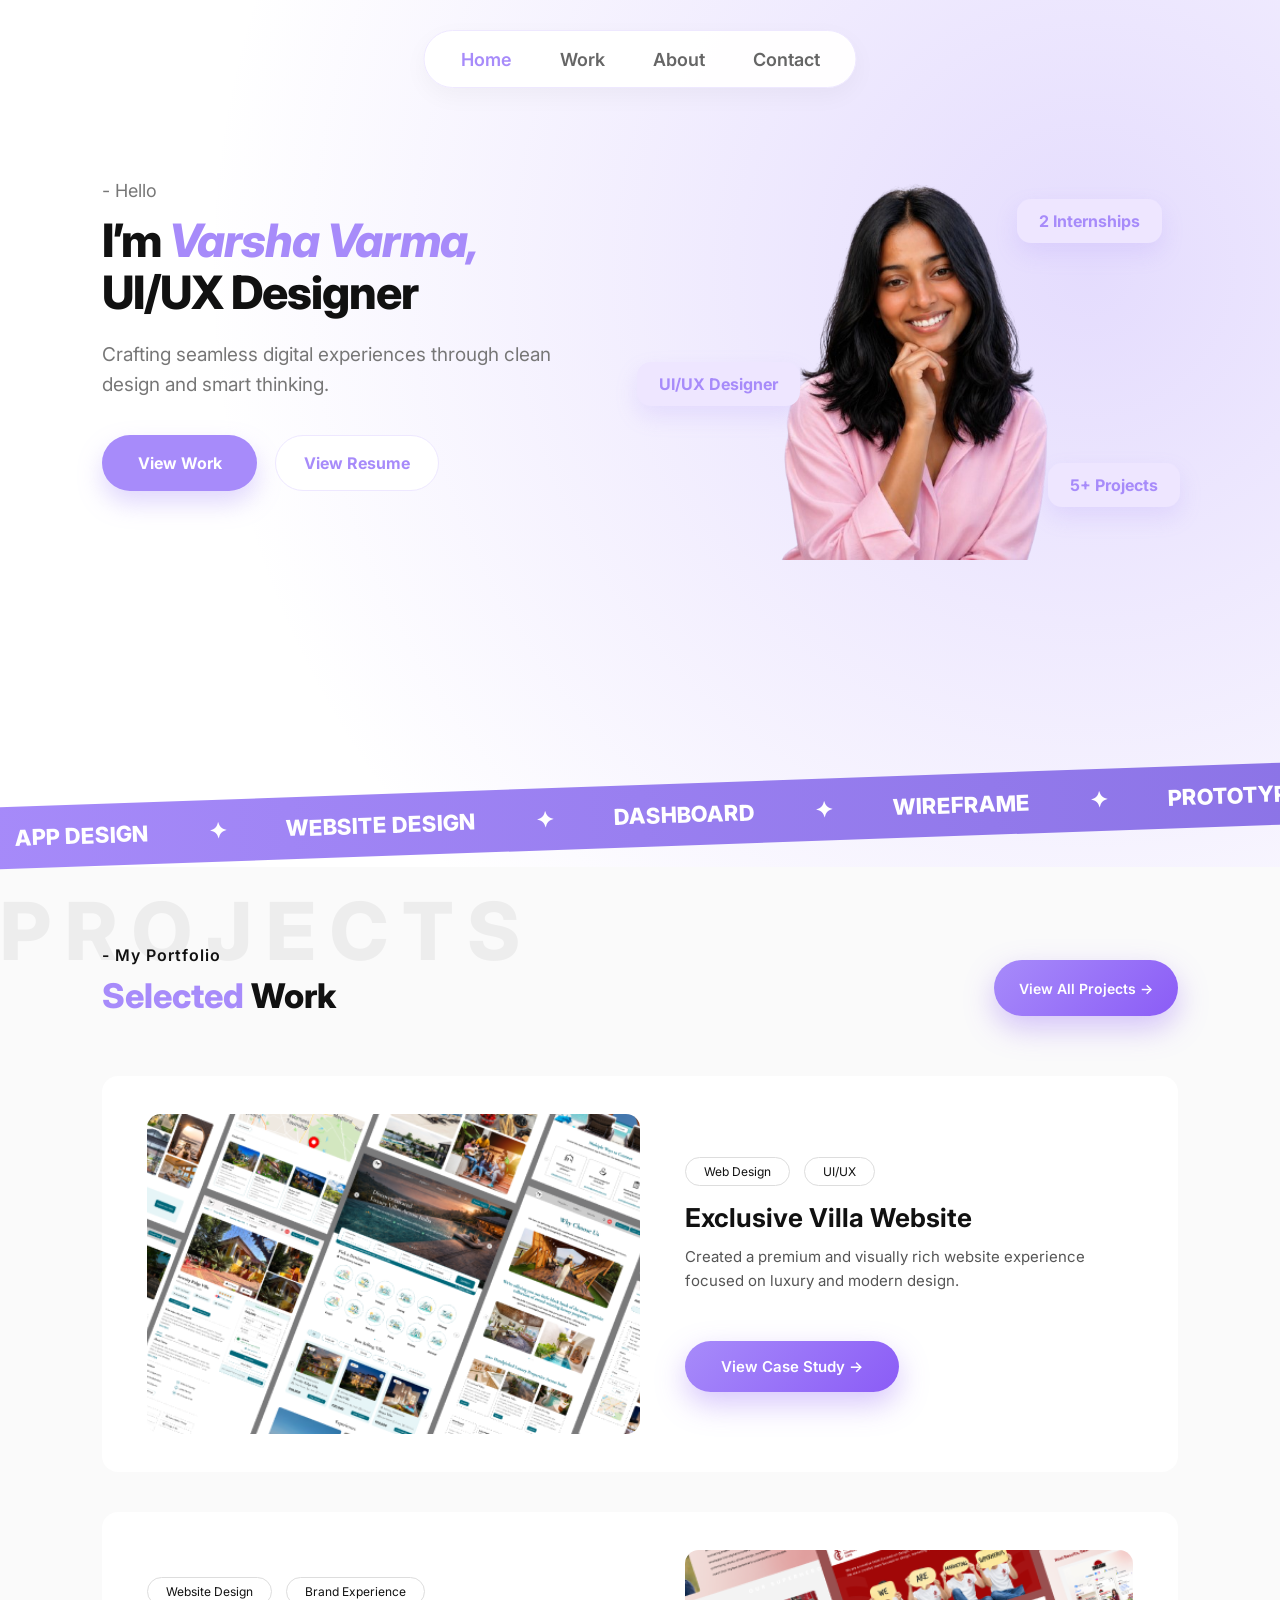
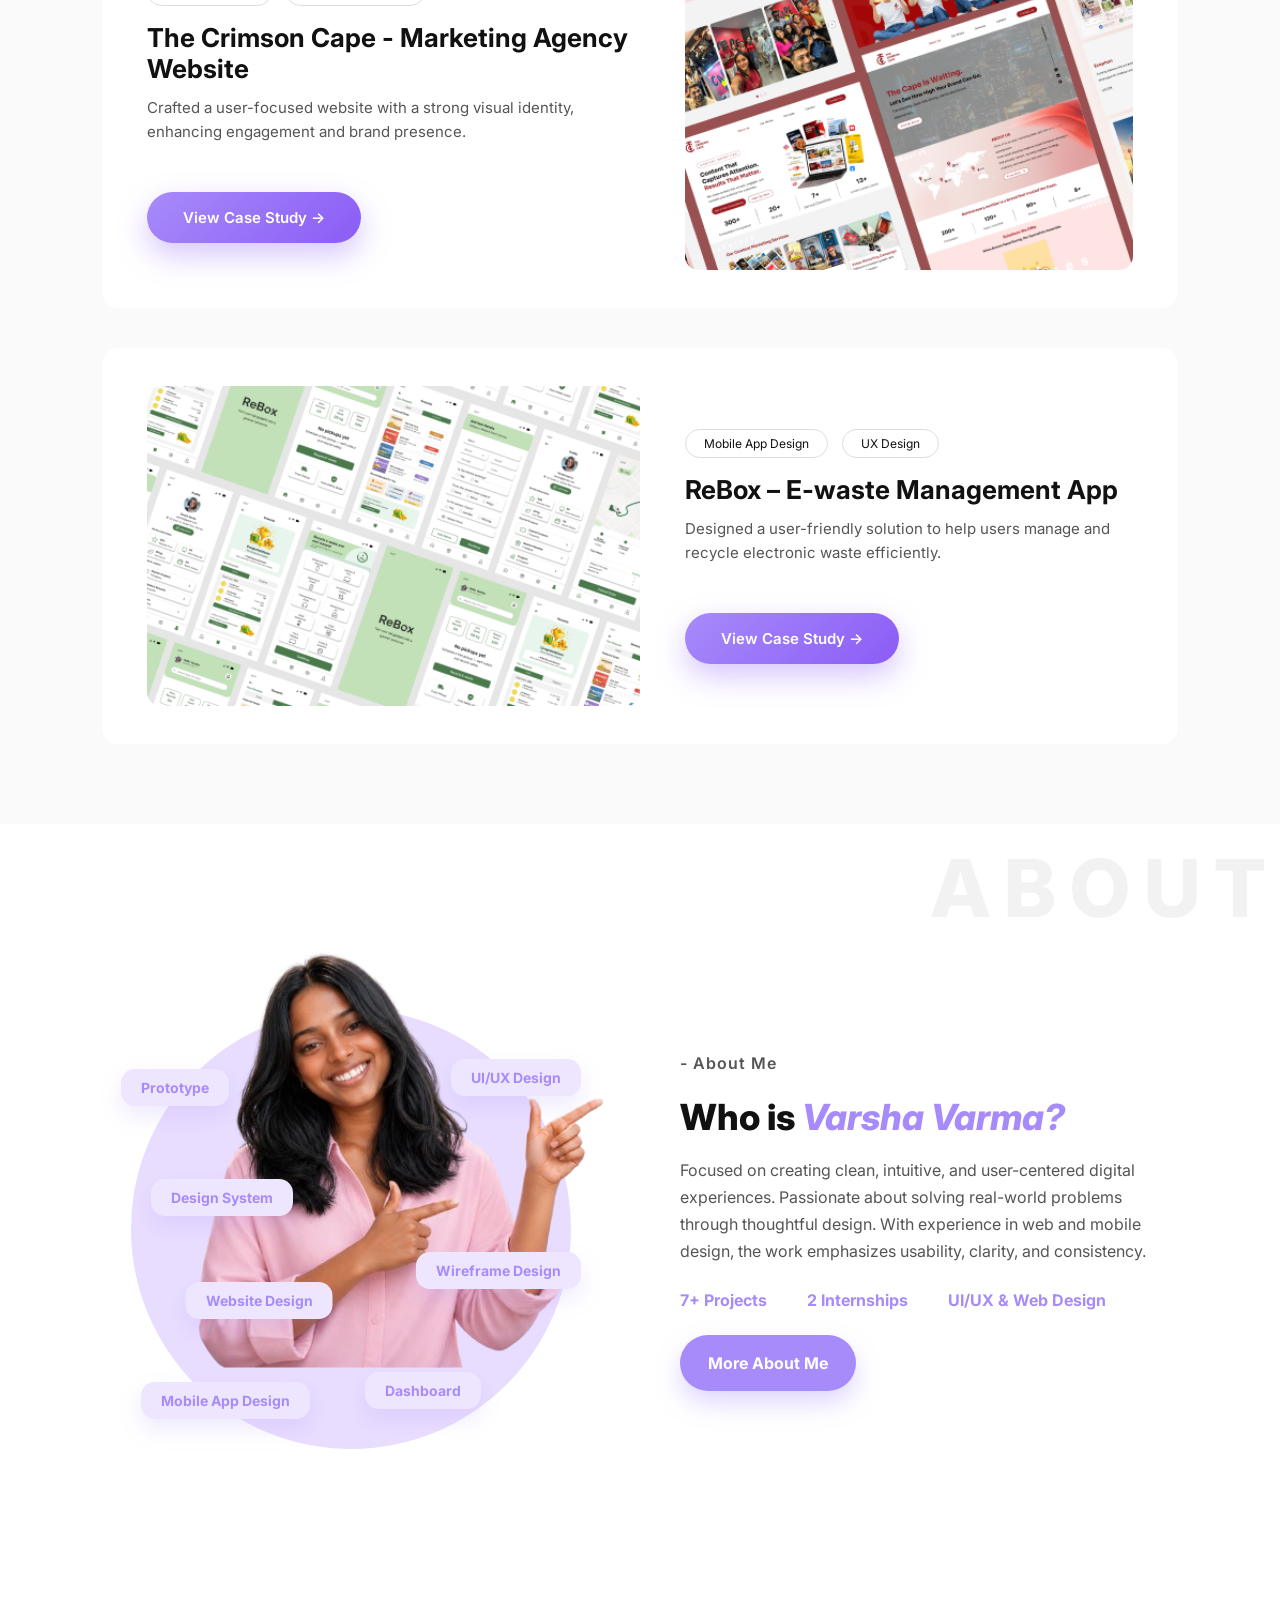
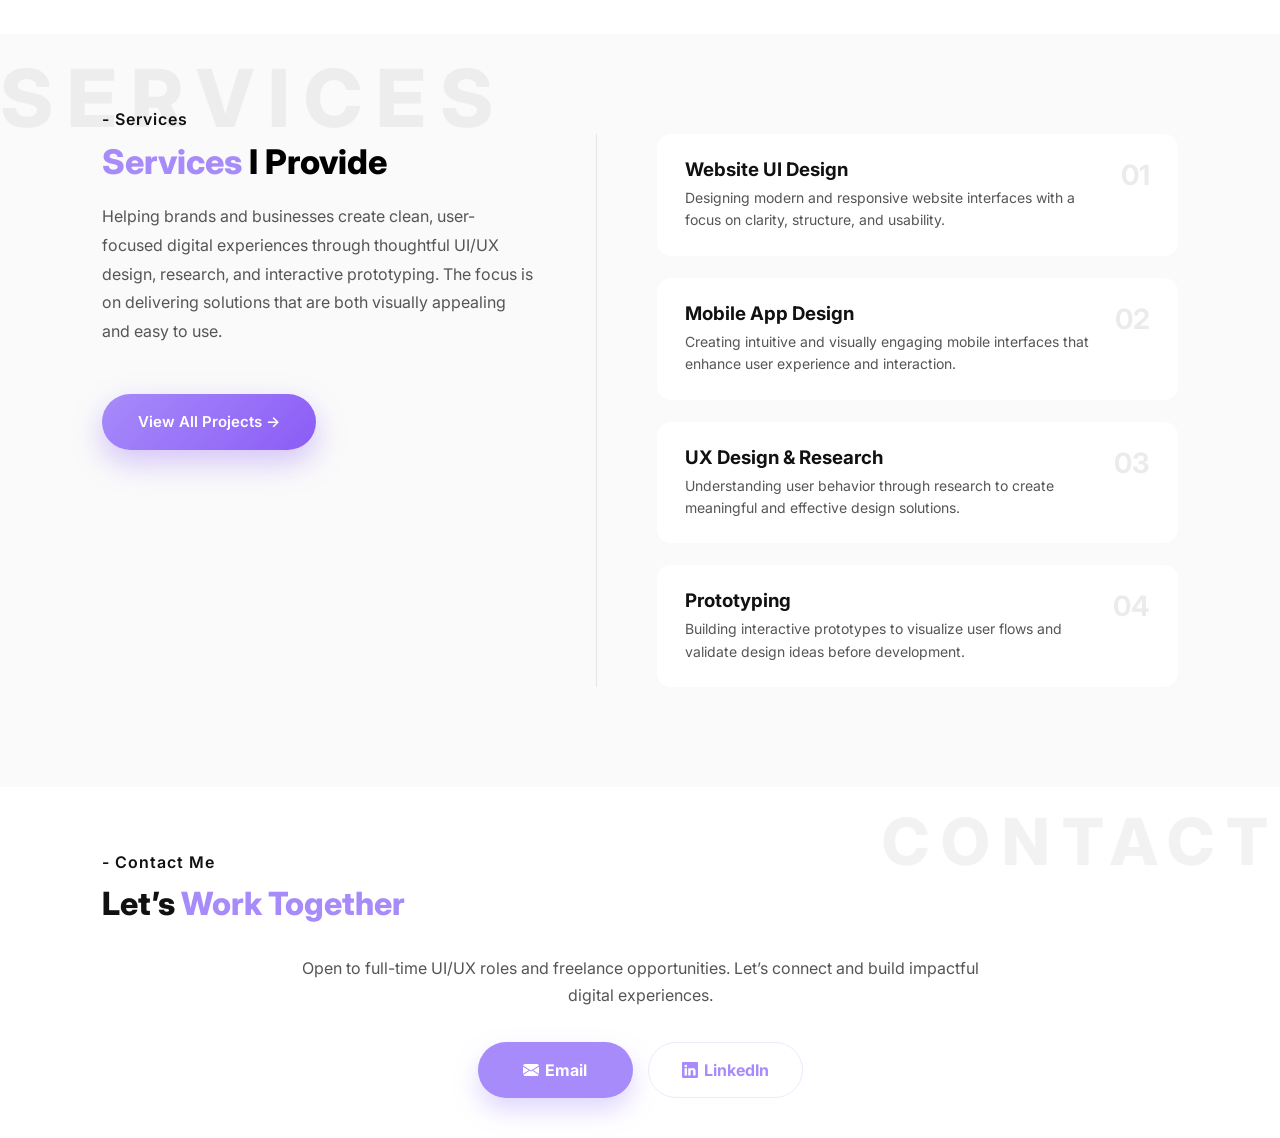
<file: index.html>
<!DOCTYPE html>
<html lang="en">

<head>
  <meta charset="UTF-8" />
  <meta name="viewport" content="width=device-width, initial-scale=1.0" />
  <title>Varsha Portfolio</title>

  <link rel="stylesheet" href="static/css/style.css?v=2" />
  <link rel="stylesheet" href="static/css/navbar.css?v=2" />
  <link rel="stylesheet" href="static/css/footer.css?v=2" />
  <link href="https://fonts.googleapis.com/css2?family=Inter:wght@400;500;600;700;800&display=swap" rel="stylesheet">
</head>

<body>

  <!-- NAVBAR -->
  <nav class="navbar">
    <a href="index.html" class="active">Home</a>
    <a href="templates/work.html">Work</a>
    <a href="templates/about.html">About</a>
    <a href="templates/contact.html">Contact</a>
  </nav>

  <!-- HERO -->
  <section class="hero" id="home">

    <div class="hero-text">
      <p class="small">- Hello</p>

      <h1>
        I’m <span>Varsha Varma,</span><br>
        UI/UX Designer
      </h1>

      <p class="desc">
        Crafting seamless digital experiences through clean design and smart thinking.
      </p>

      <div class="buttons">
        <a href="templates/work.html" class="btn primary">View Work</a>
        <a href="https://drive.google.com/file/d/1k9678WIxJ_zq5SmnWSkM7-uLvWLpwqcL/view?usp=sharing"
          class="btn outline">View Resume</a>
      </div>
    </div>

    <!-- HERO IMAGE -->
    <div class="hero-img">

      <div class="tag tag1">UI/UX Designer</div>
      <div class="tag tag2">2 Internships</div>
      <div class="tag tag3">5+ Projects</div>

      <!-- ✅ IMAGE FIXED -->
      <img src="assets/profile.png" alt="Varsha Varma">

    </div>

  </section>

  <!-- STRIP -->
  <div class="skill-strip">
    <div class="strip-track">

      <span>✦</span>
      <span>APP DESIGN</span>
      <span>✦</span>
      <span>WEBSITE DESIGN</span>
      <span>✦</span>
      <span>DASHBOARD</span>
      <span>✦</span>
      <span>WIREFRAME</span>
      <span>✦</span>
      <span>PROTOTYPE</span>

      <!-- duplicate for infinite effect -->
      <span>✦</span>
      <span>APP DESIGN</span>
      <span>✦</span>
      <span>WEBSITE DESIGN</span>
      <span>✦</span>
      <span>DASHBOARD</span>
      <span>✦</span>
      <span>WIREFRAME</span>
      <span>✦</span>
      <span>PROTOTYPE</span>

    </div>
  </div>

  <!-- PROJECTS -->
  <section class="projects" id="work">

    <h1 class="projects-bg-text">PROJECTS</h1>

    <div class="projects-header">
      <div>
        <p class="section-label">- My Portfolio</p>
        <h2><span>Selected</span> Work</h2>
      </div>

      <a href="templates/work.html" class="btn primary-btn">View All Projects →</a>
    </div>

    <!-- PROJECT 1 -->
    <div class="project-card">
      <img src="assets/xclusiveWork.png" alt="project">

      <div>
        <div class="chips">
          <span>Web Design</span>
          <span>UI/UX</span>
        </div>

        <h3>Exclusive Villa Website</h3>

        <p>
          Created a premium and visually rich website experience focused on luxury and modern design.
        </p>

        <a href="templates/case-study.html?id=1" class="case-btn">View Case Study →</a>
      </div>
    </div>

    <!-- PROJECT 2 -->
    <div class="project-card reverse">
      <div>
        <div class="chips">
          <span>Website Design</span>
          <span>Brand Experience</span>
        </div>

        <h3>The Crimson Cape - Marketing Agency Website</h3>

        <p>
          Crafted a user-focused website with a strong visual identity, enhancing engagement and brand presence.
        </p>

        <a href="templates/case-study.html?id=2" class="case-btn">View Case Study →</a>
      </div>

      <img src="assets/TCC work.png" alt="project">
    </div>

    <!-- PROJECT 3 -->
    <div class="project-card">
      <img src="assets/ReboxWork.png" alt="project">

      <div>
        <div class="chips">
          <span>Mobile App Design</span>
          <span>UX Design</span>
        </div>

        <h3>ReBox – E-waste Management App</h3>

        <p>
          Designed a user-friendly solution to help users manage and recycle electronic waste efficiently.
        </p>

        <a href="templates/case-study.html?id=3" class="case-btn">View Case Study →</a>
      </div>
    </div>

  </section>

  <!-- ABOUT -->
  <section class="about" id="about">
    <h1 class="about-bg-text">ABOUT</h1>

    <!-- LEFT VISUAL -->
    <div class="about-visual">

      <div class="about-circle"></div>

      <img src="assets/about.png" alt="about">

      <span class="about-pill pill-1">Mobile App Design</span>
      <span class="about-pill pill-2">UI/UX Design</span>
      <span class="about-pill pill-3">Website Design</span>
      <span class="about-pill pill-4">Design System</span>
      <span class="about-pill pill-5">Prototype</span>
      <span class="about-pill pill-6">Dashboard</span>
      <span class="about-pill pill-7">Wireframe Design</span>

    </div>

    <!-- RIGHT TEXT -->
    <div class="about-content">

      <p class="section-label">- About Me</p>

      <h2>
        Who is <span>Varsha Varma?</span>
      </h2>

      <p>
        Focused on creating clean, intuitive, and user-centered digital experiences. Passionate about solving real-world
        problems through thoughtful design. With experience in web and mobile design, the work emphasizes usability,
        clarity,
        and consistency.
      </p>

      <div class="stats">
        <span>7+ Projects</span>
        <span>2 Internships</span>
        <span>UI/UX & Web Design</span>
      </div>

      <a href="templates/about.html" class="btn primary">More About Me</a>

    </div>

  </section>

  <!-- SERVICES -->
  <section class="services" id="services">

    <!-- BACKGROUND TEXT -->
    <h1 class="services-bg-text">SERVICES</h1>

    <!-- LEFT SIDE -->
    <div class="service-left">

      <p class="section-label">- Services</p>

      <h2 class="services-title">
        <span class="title-purple">Services</span>
        <span class="title-black">I Provide</span>
      </h2>

      <p class="service-desc">
        Helping brands and businesses create clean, user-focused digital experiences through thoughtful UI/UX design,
        research, and interactive prototyping. The focus is on delivering solutions that are both visually appealing and
        easy to use.
      </p>

      <a href="templates/work.html" class="btn primary-btn">View All Projects →</a>

    </div>

    <!-- MIDDLE LINE -->
    <div class="service-divider"></div>

    <!-- RIGHT SIDE -->
    <div class="service-list">

      <div class="service-card">
        <div>
          <h3>Website UI Design</h3>
          <p>Designing modern and responsive website interfaces with a focus on clarity, structure, and usability.</p>
        </div>
        <span>01</span>
      </div>

      <div class="service-card">
        <div>
          <h3>Mobile App Design</h3>
          <p>Creating intuitive and visually engaging mobile interfaces that enhance user experience and interaction.
          </p>
        </div>
        <span>02</span>
      </div>

      <div class="service-card">
        <div>
          <h3>UX Design & Research</h3>
          <p>Understanding user behavior through research to create meaningful and effective design solutions.</p>
        </div>
        <span>03</span>
      </div>

      <div class="service-card">
        <div>
          <h3>Prototyping</h3>
          <p>Building interactive prototypes to visualize user flows and validate design ideas before development.</p>
        </div>
        <span>04</span>
      </div>

    </div>

  </section>

  <!-- CONTACT FOOTER -->
  <section class="contact" id="contact">
    <h1 class="contact-bg-text">CONTACT</h1>
    <div class="contact-head">
      <p class="section-label">- Contact Me</p>
      <h2>Let’s <span>Work Together</span></h2>
    </div>
    <p class="contact-desc">
      Open to full-time UI/UX roles and freelance opportunities. Let’s connect and build impactful digital experiences.
    </p>
    <div class="buttons center">
      <a href="mailto:varsha.varma088@gmail.com" class="btn primary">
        <svg xmlns="http://www.w3.org/2000/svg" width="16" height="16" fill="currentColor" viewBox="0 0 16 16" style="margin-right: 6px;">
          <path d="M.05 3.555A2 2 0 0 1 2 2h12a2 2 0 0 1 1.95 1.555L8 8.414.05 3.555ZM0 4.697v7.104l5.803-3.558L0 4.697ZM6.761 8.83l-6.57 4.027A2 2 0 0 0 2 14h12a2 2 0 0 0 1.808-1.144l-6.57-4.027L8 9.586l-1.239-.757Zm3.436-.586L16 11.801V4.697l-5.803 3.546Z"/>
        </svg> Email
      </a>
      <a href="https://linkedin.com/in/varsha-varma-270745361/" class="btn outline">
        <svg xmlns="http://www.w3.org/2000/svg" width="16" height="16" fill="currentColor" viewBox="0 0 16 16" style="margin-right: 6px;">
          <path d="M0 1.146C0 .513.526 0 1.175 0h13.65C15.474 0 16 .513 16 1.146v13.708c0 .633-.526 1.146-1.175 1.146H1.175C.526 16 0 15.487 0 14.854V1.146zm4.943 12.248V6.169H2.542v7.225h2.401zm-1.2-8.212c.837 0 1.358-.554 1.358-1.248-.015-.709-.52-1.248-1.342-1.248-.822 0-1.359.54-1.359 1.248 0 .694.521 1.248 1.327 1.248h.016zm4.908 8.212V9.359c0-.216.016-.432.08-.586.173-.431.568-.878 1.232-.878.869 0 1.216.662 1.216 1.634v3.865h2.401V9.25c0-2.22-1.184-3.252-2.764-3.252-1.274 0-1.845.7-2.165 1.193v.025h-.016a5.54 5.54 0 0 1 .016-.025V6.169h-2.4c.03.678 0 7.225 0 7.225h2.4z"/>
        </svg> LinkedIn
      </a>
    </div>
  </section>

  <script src="static/js/script.js"></script>

</body>

</html>
</file>
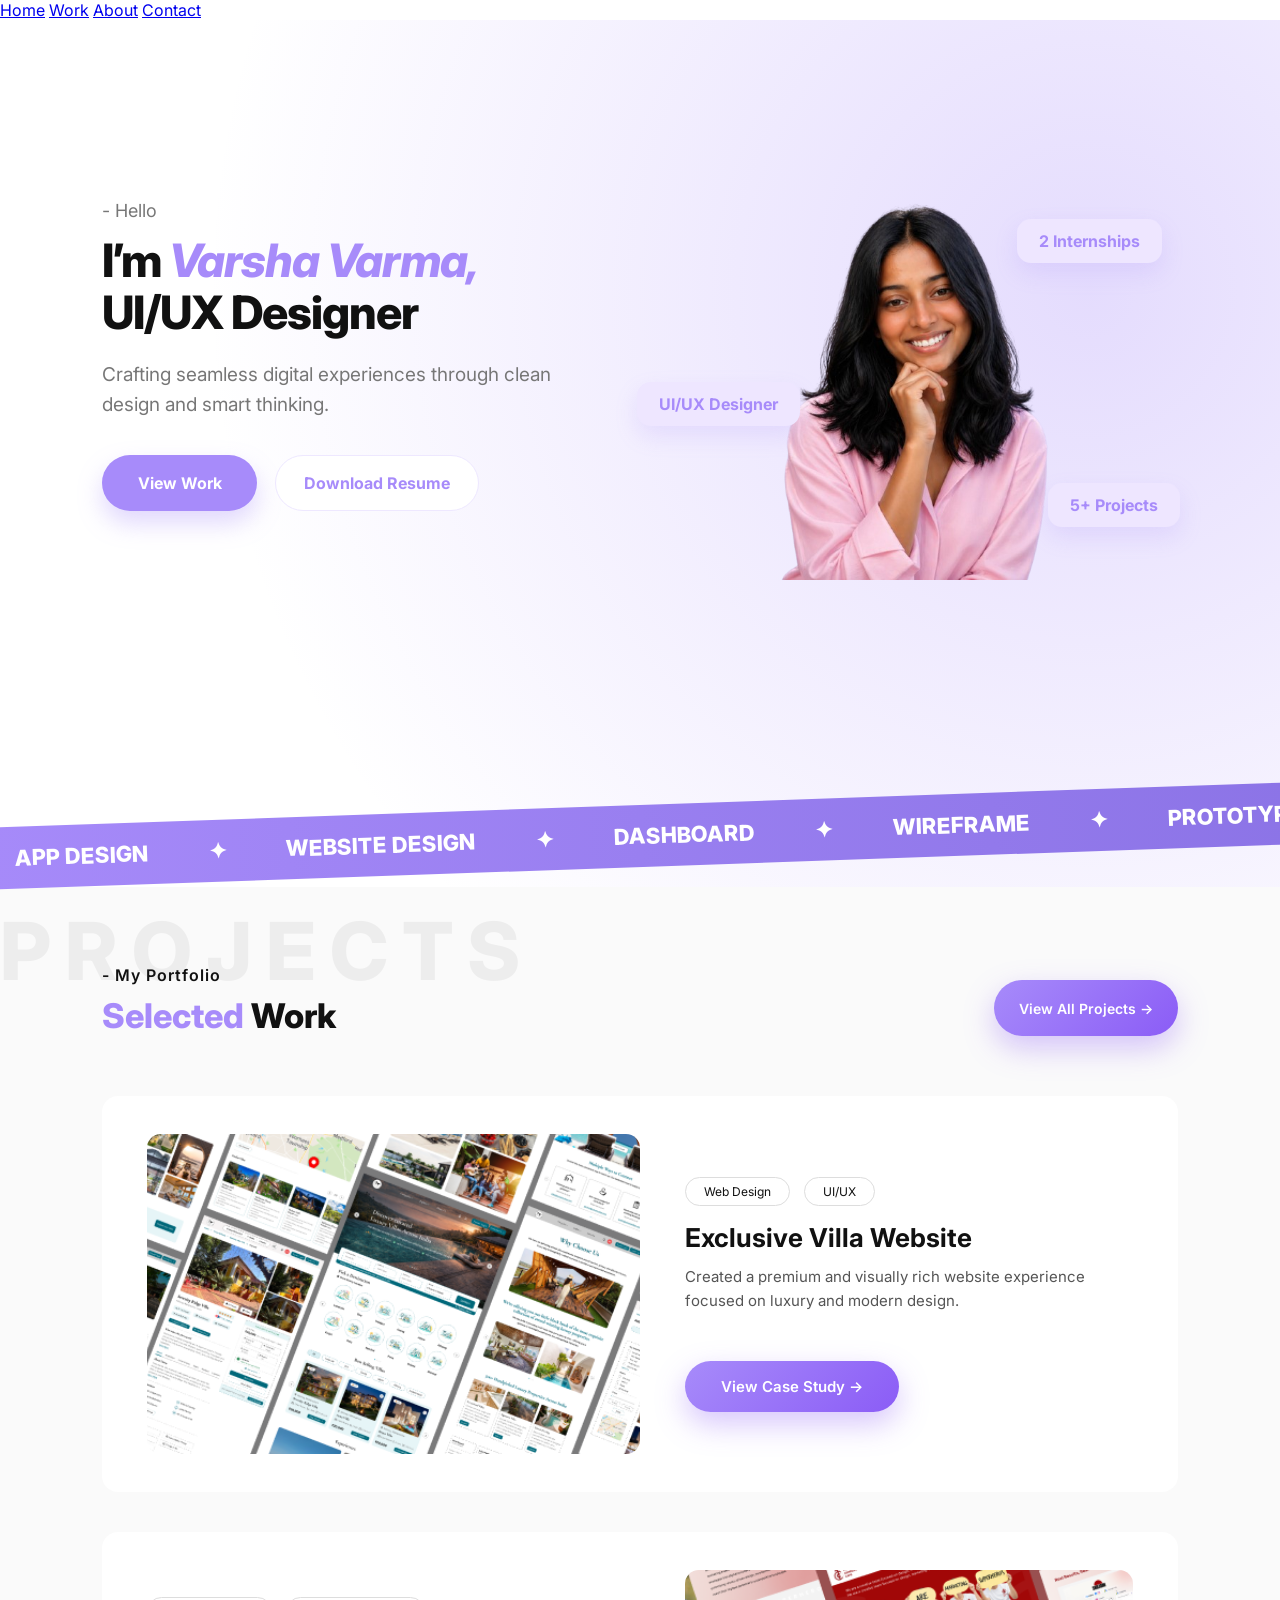
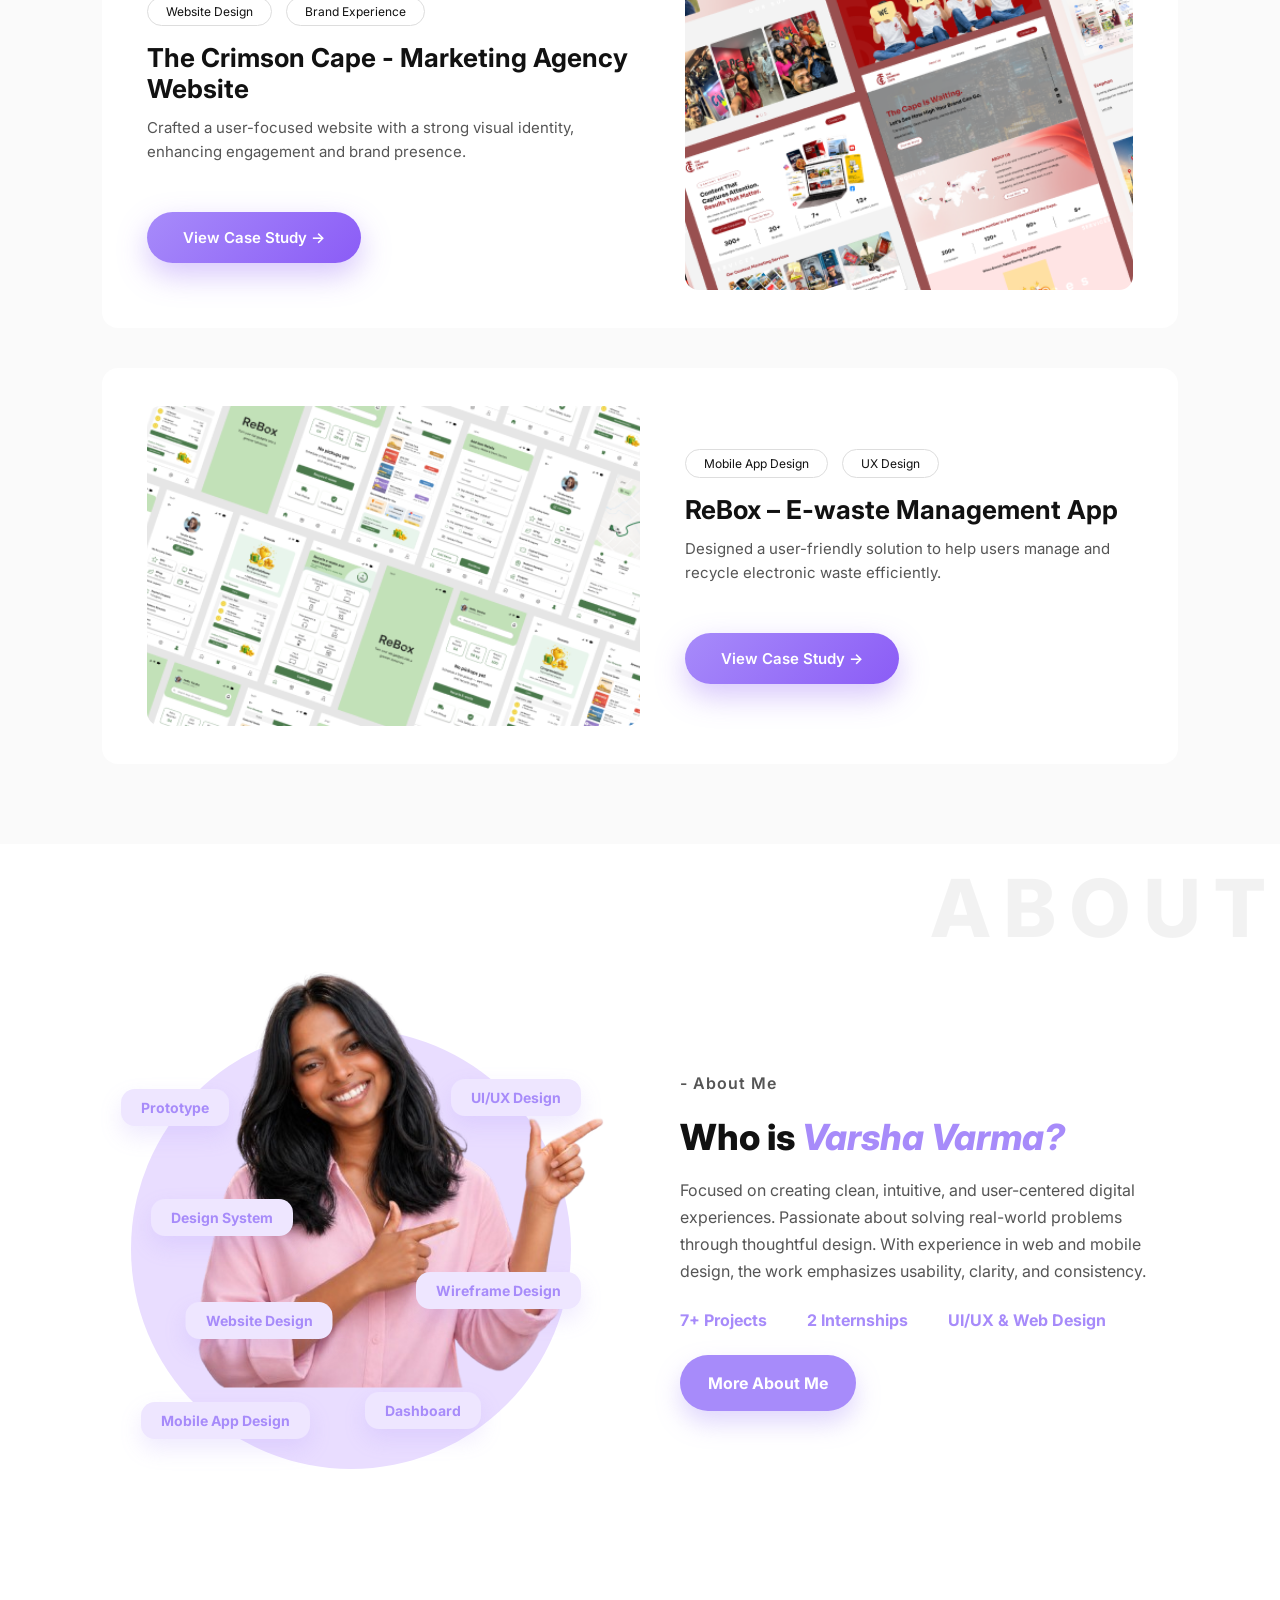
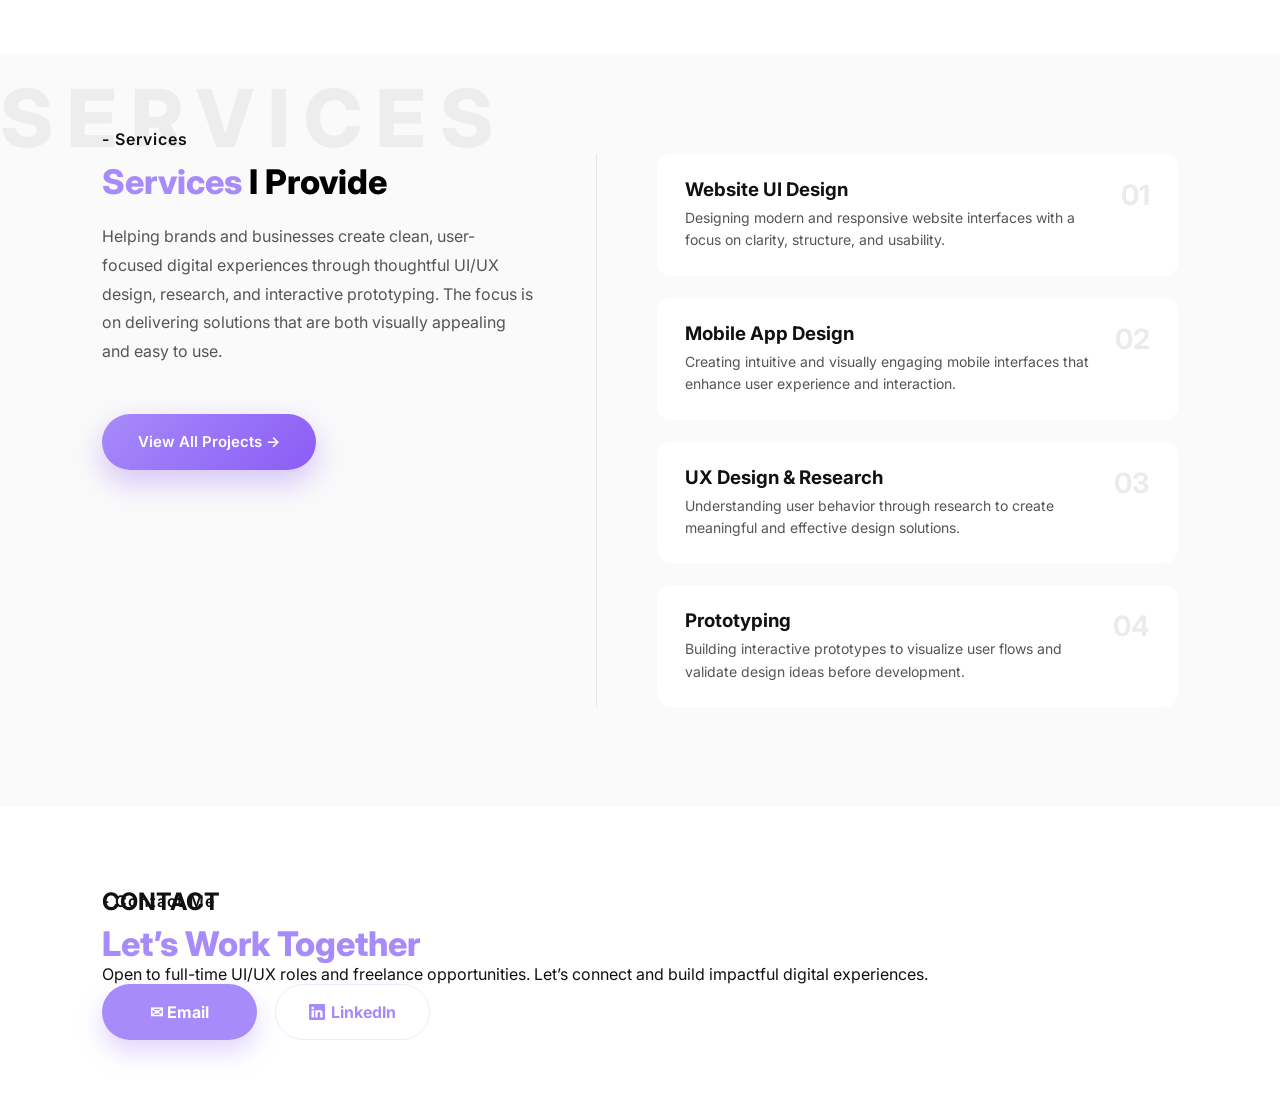
<file: templates/index.html>
<!DOCTYPE html>
<html lang="en">

<head>
  <meta charset="UTF-8" />
  <meta name="viewport" content="width=device-width, initial-scale=1.0" />
  <title>Varsha Portfolio</title>

  <link rel="stylesheet" href="../static/css/style.css" />
  <link href="https://fonts.googleapis.com/css2?family=Inter:wght@400;500;600;700;800&display=swap" rel="stylesheet">
</head>

<body>

  <!-- NAVBAR -->
  <nav class="navbar">
    <a href="index.html" class="active">Home</a>
    <a href="work.html">Work</a>
    <a href="about.html">About</a>
    <a href="contact.html">Contact</a>
  </nav>

  <!-- HERO -->
  <section class="hero" id="home">

    <div class="hero-text">
      <p class="small">- Hello</p>

      <h1>
        I’m <span>Varsha Varma,</span><br>
        UI/UX Designer
      </h1>

      <p class="desc">
        Crafting seamless digital experiences through clean design and smart thinking.
      </p>

      <div class="buttons">
        <a href="work.html" class="btn primary">View Work</a>
        <a href="#" class="btn outline">Download Resume</a>
      </div>
    </div>

    <!-- HERO IMAGE -->
    <div class="hero-img">

      <div class="tag tag1">UI/UX Designer</div>
      <div class="tag tag2">2 Internships</div>
      <div class="tag tag3">5+ Projects</div>

      <!-- ✅ IMAGE FIXED -->
      <img src="../assets/profile.png" alt="Varsha Varma">

    </div>

  </section>

  <!-- STRIP -->
  <div class="skill-strip">
    <div class="strip-track">

      <span>✦</span>
      <span>APP DESIGN</span>
      <span>✦</span>
      <span>WEBSITE DESIGN</span>
      <span>✦</span>
      <span>DASHBOARD</span>
      <span>✦</span>
      <span>WIREFRAME</span>
      <span>✦</span>
      <span>PROTOTYPE</span>

      <!-- duplicate for infinite effect -->
      <span>✦</span>
      <span>APP DESIGN</span>
      <span>✦</span>
      <span>WEBSITE DESIGN</span>
      <span>✦</span>
      <span>DASHBOARD</span>
      <span>✦</span>
      <span>WIREFRAME</span>
      <span>✦</span>
      <span>PROTOTYPE</span>

    </div>
  </div>

  <!-- PROJECTS -->
  <section class="projects" id="work">

    <h1 class="projects-bg-text">PROJECTS</h1>

    <div class="projects-header">
      <div>
        <p class="section-label">- My Portfolio</p>
        <h2><span>Selected</span> Work</h2>
      </div>

      <a href="work.html" class="btn primary-btn">View All Projects →</a>
    </div>

    <!-- PROJECT 1 -->
    <div class="project-card">
      <img src="../assets/xclusiveWork.png" alt="project">

      <div>
        <div class="chips">
          <span>Web Design</span>
          <span>UI/UX</span>
        </div>

        <h3>Exclusive Villa Website</h3>

        <p>
          Created a premium and visually rich website experience focused on luxury and modern design.
        </p>

        <a href="case-study.html?id=1" class="case-btn">View Case Study →</a>
      </div>
    </div>

    <!-- PROJECT 2 -->
    <div class="project-card reverse">
      <div>
        <div class="chips">
          <span>Website Design</span>
          <span>Brand Experience</span>
        </div>

        <h3>The Crimson Cape - Marketing Agency Website</h3>

        <p>
          Crafted a user-focused website with a strong visual identity, enhancing engagement and brand presence.
        </p>

        <a href="case-study.html?id=2" class="case-btn">View Case Study →</a>
      </div>

      <img src="../assets/TCC work.png" alt="project">
    </div>

    <!-- PROJECT 3 -->
    <div class="project-card">
      <img src="../assets/ReboxWork.png" alt="project">

      <div>
        <div class="chips">
          <span>Mobile App Design</span>
          <span>UX Design</span>
        </div>

        <h3>ReBox – E-waste Management App</h3>

        <p>
          Designed a user-friendly solution to help users manage and recycle electronic waste efficiently.
        </p>

        <a href="case-study.html?id=3" class="case-btn">View Case Study →</a>
      </div>
    </div>

  </section>

  <!-- ABOUT -->
  <section class="about" id="about">
    <h1 class="about-bg-text">ABOUT</h1>

    <!-- LEFT VISUAL -->
    <div class="about-visual">

      <div class="about-circle"></div>

      <img src="../assets/about.png" alt="about">

      <span class="about-pill pill-1">Mobile App Design</span>
      <span class="about-pill pill-2">UI/UX Design</span>
      <span class="about-pill pill-3">Website Design</span>
      <span class="about-pill pill-4">Design System</span>
      <span class="about-pill pill-5">Prototype</span>
      <span class="about-pill pill-6">Dashboard</span>
      <span class="about-pill pill-7">Wireframe Design</span>

    </div>

    <!-- RIGHT TEXT -->
    <div class="about-content">

      <p class="section-label">- About Me</p>

      <h2>
        Who is <span>Varsha Varma?</span>
      </h2>

      <p>
        Focused on creating clean, intuitive, and user-centered digital experiences. Passionate about solving real-world
        problems through thoughtful design. With experience in web and mobile design, the work emphasizes usability,
        clarity,
        and consistency.
      </p>

      <div class="stats">
        <span>7+ Projects</span>
        <span>2 Internships</span>
        <span>UI/UX & Web Design</span>
      </div>

      <a href="about.html" class="btn primary">More About Me</a>

    </div>

  </section>

  <!-- SERVICES -->
  <section class="services" id="services">

    <!-- BACKGROUND TEXT -->
    <h1 class="services-bg-text">SERVICES</h1>

    <!-- LEFT SIDE -->
    <div class="service-left">

      <p class="section-label">- Services</p>

      <h2 class="services-title">
        <span class="title-purple">Services</span>
        <span class="title-black">I Provide</span>
      </h2>

      <p class="service-desc">
        Helping brands and businesses create clean, user-focused digital experiences through thoughtful UI/UX design,
        research, and interactive prototyping. The focus is on delivering solutions that are both visually appealing and
        easy to use.
      </p>

      <a href="work.html" class="btn primary-btn">View All Projects →</a>

    </div>

    <!-- MIDDLE LINE -->
    <div class="service-divider"></div>

    <!-- RIGHT SIDE -->
    <div class="service-list">

      <div class="service-card">
        <div>
          <h3>Website UI Design</h3>
          <p>Designing modern and responsive website interfaces with a focus on clarity, structure, and usability.</p>
        </div>
        <span>01</span>
      </div>

      <div class="service-card">
        <div>
          <h3>Mobile App Design</h3>
          <p>Creating intuitive and visually engaging mobile interfaces that enhance user experience and interaction.
          </p>
        </div>
        <span>02</span>
      </div>

      <div class="service-card">
        <div>
          <h3>UX Design & Research</h3>
          <p>Understanding user behavior through research to create meaningful and effective design solutions.</p>
        </div>
        <span>03</span>
      </div>

      <div class="service-card">
        <div>
          <h3>Prototyping</h3>
          <p>Building interactive prototypes to visualize user flows and validate design ideas before development.</p>
        </div>
        <span>04</span>
      </div>

    </div>

  </section>

  <!-- CONTACT -->
  <section class="contact" id="contact">

    <h1 class="contact-bg-text">CONTACT</h1>

    <!-- ALIGN BLOCK -->
    <div class="contact-head">

      <p class="section-label">- Contact Me</p>

      <h2>Let’s <span>Work Together</span></h2>

    </div>

    <p class="contact-desc">
      Open to full-time UI/UX roles and freelance opportunities. Let’s connect and build impactful digital experiences.
    </p>

    <div class="buttons center">
      <a href="mailto:varsha.varma088@gmail.com" class="btn primary">✉ Email</a>
      <a href="https://linkedin.com/in/varsha-varma-270745361/" class="btn outline"><svg xmlns="http://www.w3.org/2000/svg" width="16" height="16" fill="currentColor" viewBox="0 0 16 16" style="margin-right: 6px;"><path d="M0 1.146C0 .513.526 0 1.175 0h13.65C15.474 0 16 .513 16 1.146v13.708c0 .633-.526 1.146-1.175 1.146H1.175C.526 16 0 15.487 0 14.854V1.146zm4.943 12.248V6.169H2.542v7.225h2.401zm-1.2-8.212c.837 0 1.358-.554 1.358-1.248-.015-.709-.52-1.248-1.342-1.248-.822 0-1.359.54-1.359 1.248 0 .694.521 1.248 1.327 1.248h.016zm4.908 8.212V9.359c0-.216.016-.432.08-.586.173-.431.568-.878 1.232-.878.869 0 1.216.662 1.216 1.634v3.865h2.401V9.25c0-2.22-1.184-3.252-2.764-3.252-1.274 0-1.845.7-2.165 1.193v.025h-.016a5.54 5.54 0 0 1 .016-.025V6.169h-2.4c.03.678 0 7.225 0 7.225h2.4z"/></svg> LinkedIn</a>
    </div>

  </section>

  <script src="../static/js/script.js"></script>

</body>

</html>
</file>
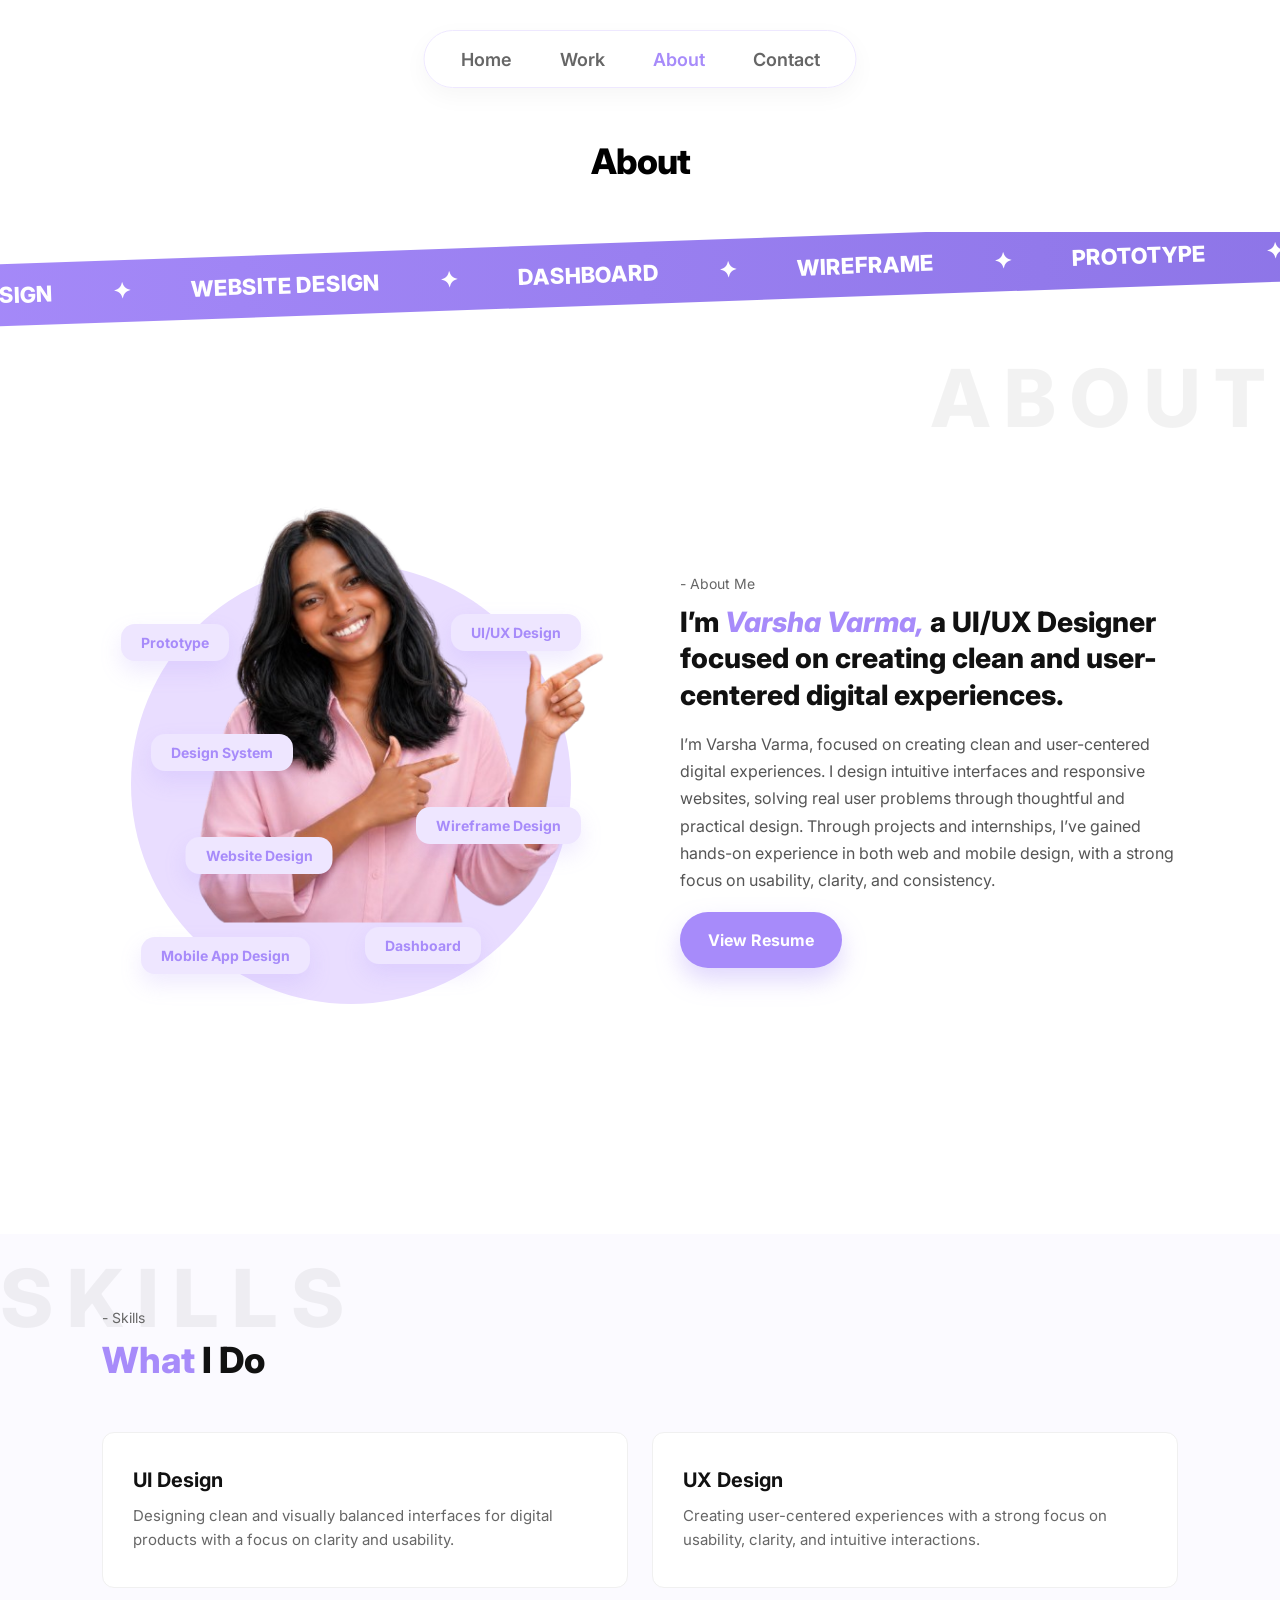
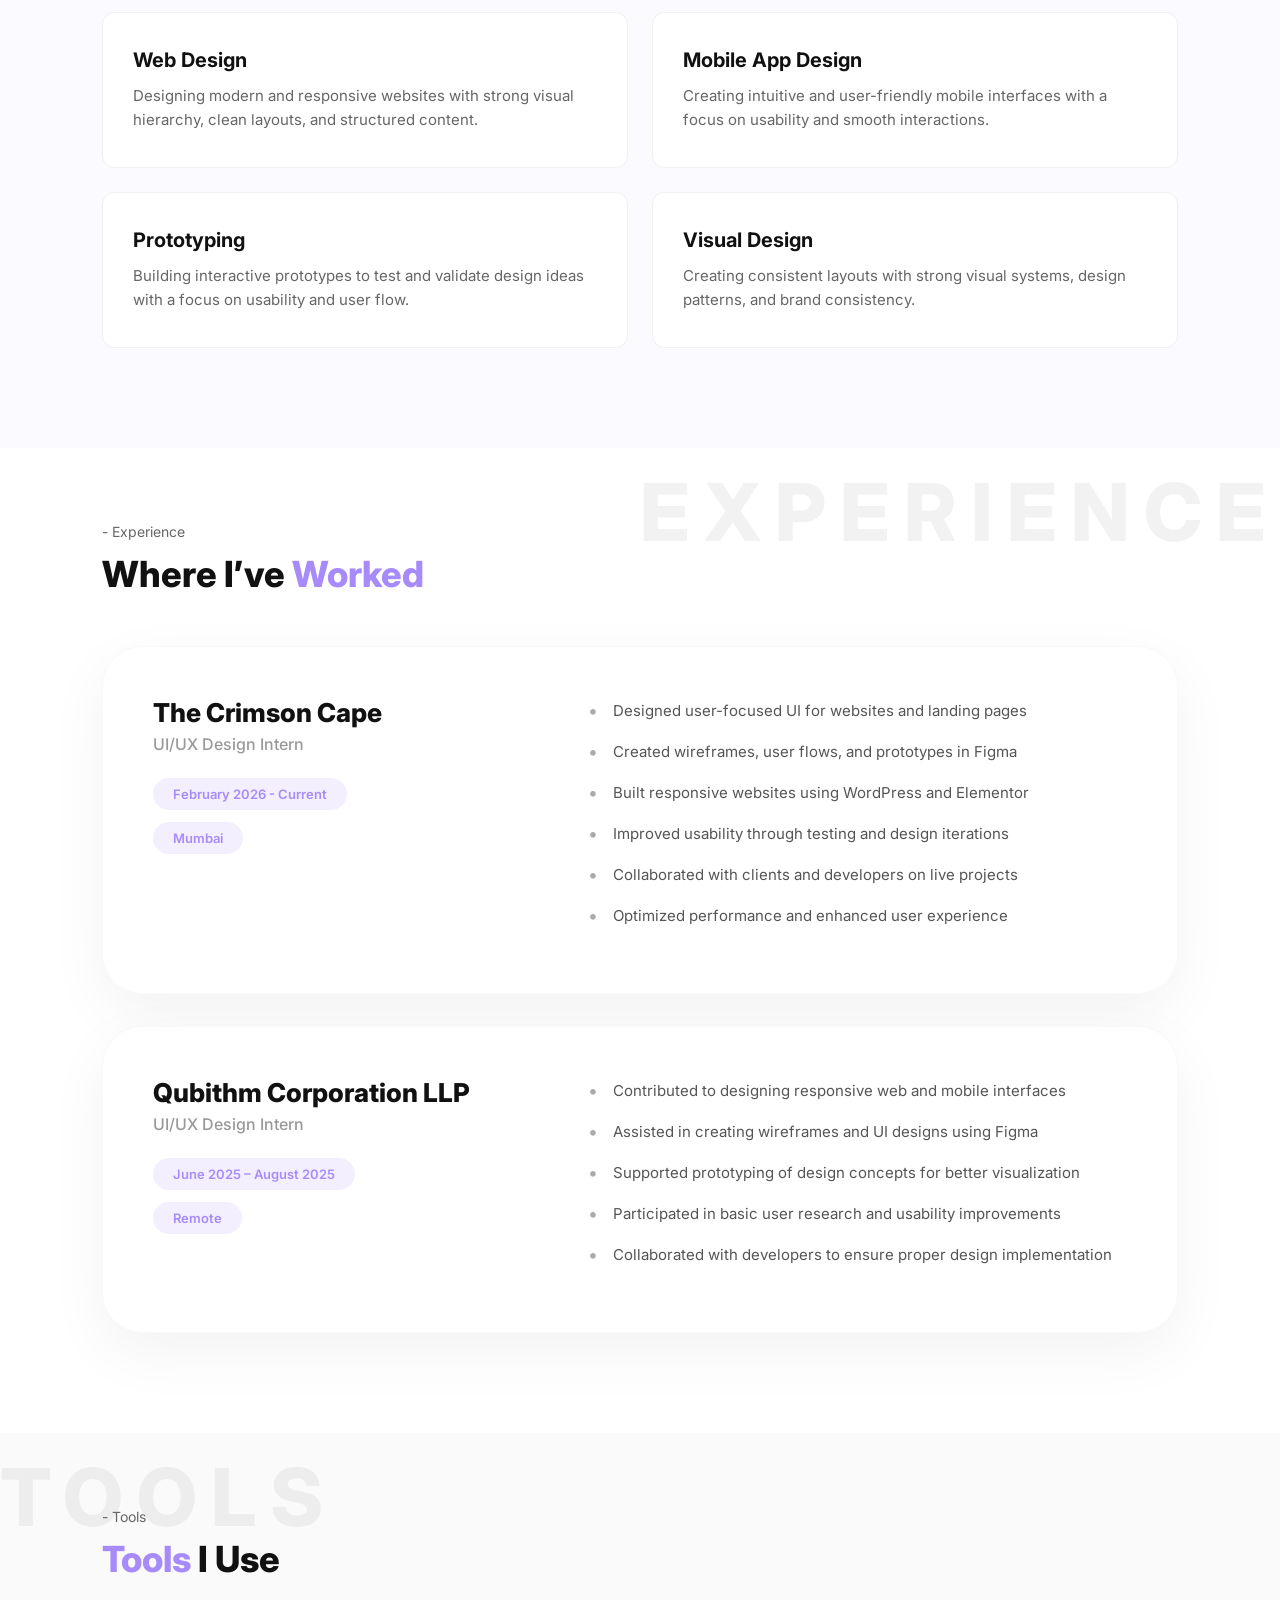
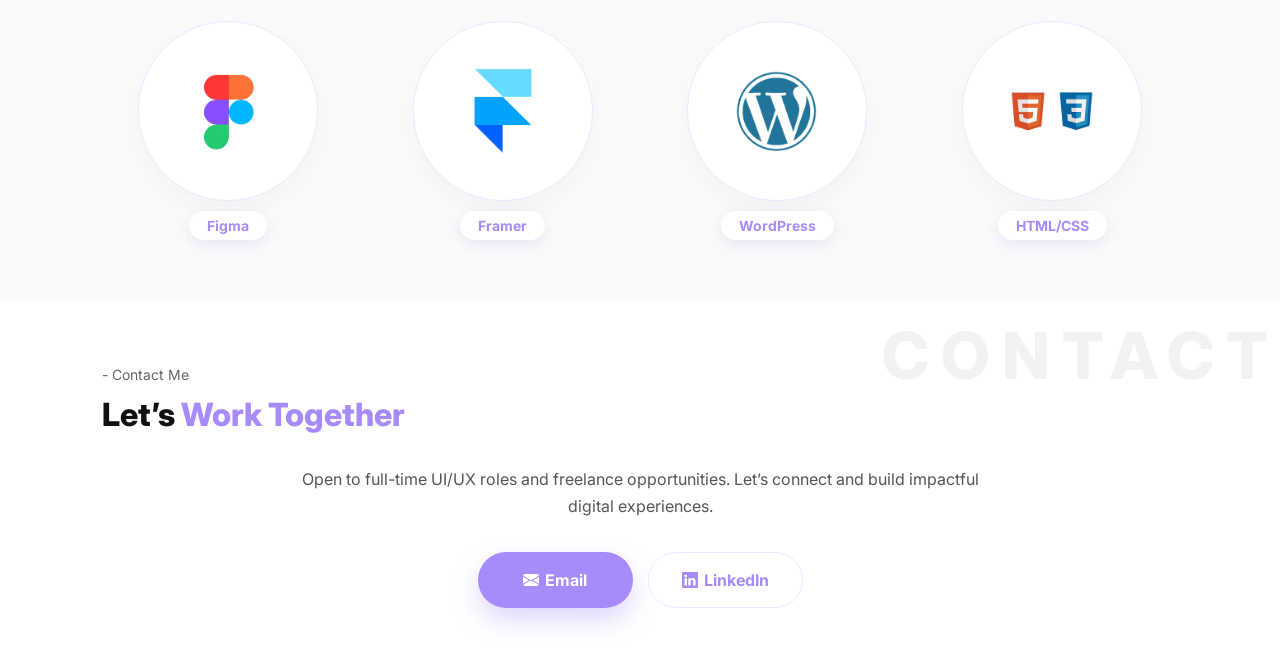
<file: templates/about.html>
<!DOCTYPE html>
<html lang="en">

<head>
    <meta charset="UTF-8" />
    <meta name="viewport" content="width=device-width, initial-scale=1.0" />
    <title>About | Varsha Varma</title>

    <link rel="stylesheet" href="../static/css/about.css?v=2" />
    <link rel="stylesheet" href="../static/css/navbar.css?v=2" />
    <link rel="stylesheet" href="../static/css/footer.css?v=2" />
    <link href="https://fonts.googleapis.com/css2?family=Inter:wght@400;500;600;700;800&display=swap" rel="stylesheet">
</head>

<body>

    <!-- NAVBAR -->
    <nav class="navbar">
        <a href="../index.html">Home</a>
        <a href="work.html">Work</a>
        <a href="about.html" class="active">About</a>
        <a href="contact.html">Contact</a>
    </nav>

    <!-- Hero Header Section -->
    <header class="about-title-section">
        <h1 class="main-title">About</h1>

        <!-- Skill Strip -->
        <div class="skill-strip-container">
            <div class="skill-strip">
                <div class="strip-track">
                    <span>✦</span>
                    <span>APP DESIGN</span>
                    <span>✦</span>
                    <span>WEBSITE DESIGN</span>
                    <span>✦</span>
                    <span>DASHBOARD</span>
                    <span>✦</span>
                    <span>WIREFRAME</span>
                    <span>✦</span>
                    <span>PROTOTYPE</span>
                    <!-- Loop repeats for seamless effect -->
                    <span>✦</span>
                    <span>APP DESIGN</span>
                    <span>✦</span>
                    <span>WEBSITE DESIGN</span>
                    <span>✦</span>
                    <span>DASHBOARD</span>
                    <span>✦</span>
                    <span>WIREFRAME</span>
                    <span>✦</span>
                    <span>PROTOTYPE</span>
                </div>
            </div>
        </div>
    </header>

    <!-- ========================= -->
    <!-- ABOUT HERO -->
    <!-- ========================= -->

    <section class="about-hero">

        <h1 class="about-bg-text">ABOUT</h1>

        <!-- LEFT VISUAL -->
        <div class="about-visual">
            <div class="about-circle"></div>
            <img src="../assets/about.png" alt="about">
            <span class="about-pill pill-1">Mobile App Design</span>
            <span class="about-pill pill-2">UI/UX Design</span>
            <span class="about-pill pill-3">Website Design</span>
            <span class="about-pill pill-4">Design System</span>
            <span class="about-pill pill-5">Prototype</span>
            <span class="about-pill pill-6">Dashboard</span>
            <span class="about-pill pill-7">Wireframe Design</span>
        </div>

        <div class="about-right">

            <p class="section-label">- About Me</p>

            <h1>
                I’m <span>Varsha Varma,</span> a UI/UX Designer focused on creating clean and user-centered digital
                experiences.
            </h1>

            <p class="about-desc">
                I’m Varsha Varma, focused on creating clean and user-centered digital experiences. I design intuitive
                interfaces and
                responsive websites, solving real user problems through thoughtful and practical design. Through
                projects and
                internships, I’ve gained hands-on experience in both web and mobile design, with a strong focus on
                usability, clarity,
                and consistency.
            </p>

            <a href="https://drive.google.com/file/d/1k9678WIxJ_zq5SmnWSkM7-uLvWLpwqcL/view?usp=sharing"
                class="btn primary">View Resume</a>

        </div>

    </section>


    <!-- ========================= -->
    <!-- SKILLS -->
    <!-- ========================= -->

    <section class="skills">

        <h1 class="skills-bg-text">SKILLS</h1>

        <p class="section-label">- Skills</p>
        <h2><span>What</span> I Do</h2>

        <div class="skills-grid">

            <div class="skill-card">
                <h3>UI Design</h3>
                <p>Designing clean and visually balanced interfaces for digital products with a focus on clarity and
                    usability.</p>
            </div>

            <div class="skill-card">
                <h3>UX Design</h3>
                <p>Creating user-centered experiences with a strong focus on usability, clarity, and intuitive
                    interactions.</p>
            </div>

            <div class="skill-card">
                <h3>Web Design</h3>
                <p>Designing modern and responsive websites with strong visual hierarchy, clean layouts, and structured
                    content.</p>
            </div>

            <div class="skill-card">
                <h3>Mobile App Design</h3>
                <p>Creating intuitive and user-friendly mobile interfaces with a focus on usability and smooth
                    interactions.</p>
            </div>

            <div class="skill-card">
                <h3>Prototyping</h3>
                <p>Building interactive prototypes to test and validate design ideas with a focus on usability and user
                    flow.</p>
            </div>

            <div class="skill-card">
                <h3>Visual Design</h3>
                <p>Creating consistent layouts with strong visual systems, design patterns, and brand consistency.</p>
            </div>

        </div>

    </section>


    <!-- ========================= -->
    <!-- EXPERIENCE -->
    <!-- ========================= -->

    <section class="experience">
        <h1 class="exp-bg-text">EXPERIENCE</h1>

        <p class="section-label">- Experience</p>
        <div class="exp-head">
            <h2>Where I’ve <span>Worked</span></h2>
        </div>

        <div class="exp-list">
            <!-- Card 1 -->
            <div class="exp-card">
                <div class="exp-card-left">
                    <h3>The Crimson Cape</h3>
                    <span class="role">UI/UX Design Intern</span>
                    <div class="exp-pills">
                        <span>February 2026 - Current</span>
                        <span>Mumbai</span>
                    </div>
                </div>
                <div class="exp-card-right">
                    <ul>
                        <li>Designed user-focused UI for websites and landing pages</li>
                        <li>Created wireframes, user flows, and prototypes in Figma</li>
                        <li>Built responsive websites using WordPress and Elementor</li>
                        <li>Improved usability through testing and design iterations</li>
                        <li>Collaborated with clients and developers on live projects</li>
                        <li>Optimized performance and enhanced user experience</li>
                    </ul>
                </div>
            </div>

            <!-- Card 2 -->
            <div class="exp-card">
                <div class="exp-card-left">
                    <h3>Qubithm Corporation LLP</h3>
                    <span class="role">UI/UX Design Intern</span>
                    <div class="exp-pills">
                        <span>June 2025 – August 2025</span>
                        <span>Remote</span>
                    </div>
                </div>
                <div class="exp-card-right">
                    <ul>
                        <li>Contributed to designing responsive web and mobile interfaces</li>
                        <li>Assisted in creating wireframes and UI designs using Figma</li>
                        <li>Supported prototyping of design concepts for better visualization</li>
                        <li>Participated in basic user research and usability improvements</li>
                        <li>Collaborated with developers to ensure proper design implementation</li>
                    </ul>
                </div>
            </div>
        </div>
    </section>


    <!-- ========================= -->
    <!-- TOOLS -->
    <!-- ========================= -->

    <section class="tools">

        <h1 class="tools-bg-text">TOOLS</h1>

        <div class="tools-content">

            <div class="tools-head">
                <p class="section-label">- Tools</p>
                <h2><span>Tools</span> I Use</h2>
            </div>

            <div class="tools-grid">

                <div class="tool-card">
                    <img src="../assets/Figma.png">
                    <h3>Figma</h3>
                </div>

                <div class="tool-card">
                    <img src="../assets/Framer.png">
                    <h3>Framer</h3>
                </div>

                <div class="tool-card">
                    <img src="../assets/WordPress.png">
                    <h3>WordPress</h3>
                </div>

                <div class="tool-card">
                    <img src="../assets/CSS.png">
                    <h3>HTML/CSS</h3>
                </div>

            </div>

        </div>

    </section>

    <!-- CONTACT FOOTER -->
    <section class="contact" id="contact">
        <h1 class="contact-bg-text">CONTACT</h1>
        <div class="contact-head">
            <p class="section-label">- Contact Me</p>
            <h2>Let’s <span>Work Together</span></h2>
        </div>
        <p class="contact-desc">
            Open to full-time UI/UX roles and freelance opportunities. Let’s connect and build impactful digital experiences.
        </p>
        <div class="buttons center">
            <a href="mailto:varsha.varma088@gmail.com" class="btn primary">
                <svg xmlns="http://www.w3.org/2000/svg" width="16" height="16" fill="currentColor" viewBox="0 0 16 16" style="margin-right: 6px;">
                    <path d="M.05 3.555A2 2 0 0 1 2 2h12a2 2 0 0 1 1.95 1.555L8 8.414.05 3.555ZM0 4.697v7.104l5.803-3.558L0 4.697ZM6.761 8.83l-6.57 4.027A2 2 0 0 0 2 14h12a2 2 0 0 0 1.808-1.144l-6.57-4.027L8 9.586l-1.239-.757Zm3.436-.586L16 11.801V4.697l-5.803 3.546Z"/>
                </svg> Email
            </a>
            <a href="https://linkedin.com/in/varsha-varma-270745361/" class="btn outline">
                <svg xmlns="http://www.w3.org/2000/svg" width="16" height="16" fill="currentColor" viewBox="0 0 16 16" style="margin-right: 6px;">
                    <path d="M0 1.146C0 .513.526 0 1.175 0h13.65C15.474 0 16 .513 16 1.146v13.708c0 .633-.526 1.146-1.175 1.146H1.175C.526 16 0 15.487 0 14.854V1.146zm4.943 12.248V6.169H2.542v7.225h2.401zm-1.2-8.212c.837 0 1.358-.554 1.358-1.248-.015-.709-.52-1.248-1.342-1.248-.822 0-1.359.54-1.359 1.248 0 .694.521 1.248 1.327 1.248h.016zm4.908 8.212V9.359c0-.216.016-.432.08-.586.173-.431.568-.878 1.232-.878.869 0 1.216.662 1.216 1.634v3.865h2.401V9.25c0-2.22-1.184-3.252-2.764-3.252-1.274 0-1.845.7-2.165 1.193v.025h-.016a5.54 5.54 0 0 1 .016-.025V6.169h-2.4c.03.678 0 7.225 0 7.225h2.4z"/>
                </svg> LinkedIn
            </a>
        </div>
    </section>

    <script src="../static/js/about.js"></script>

</body>

</html>
</file>
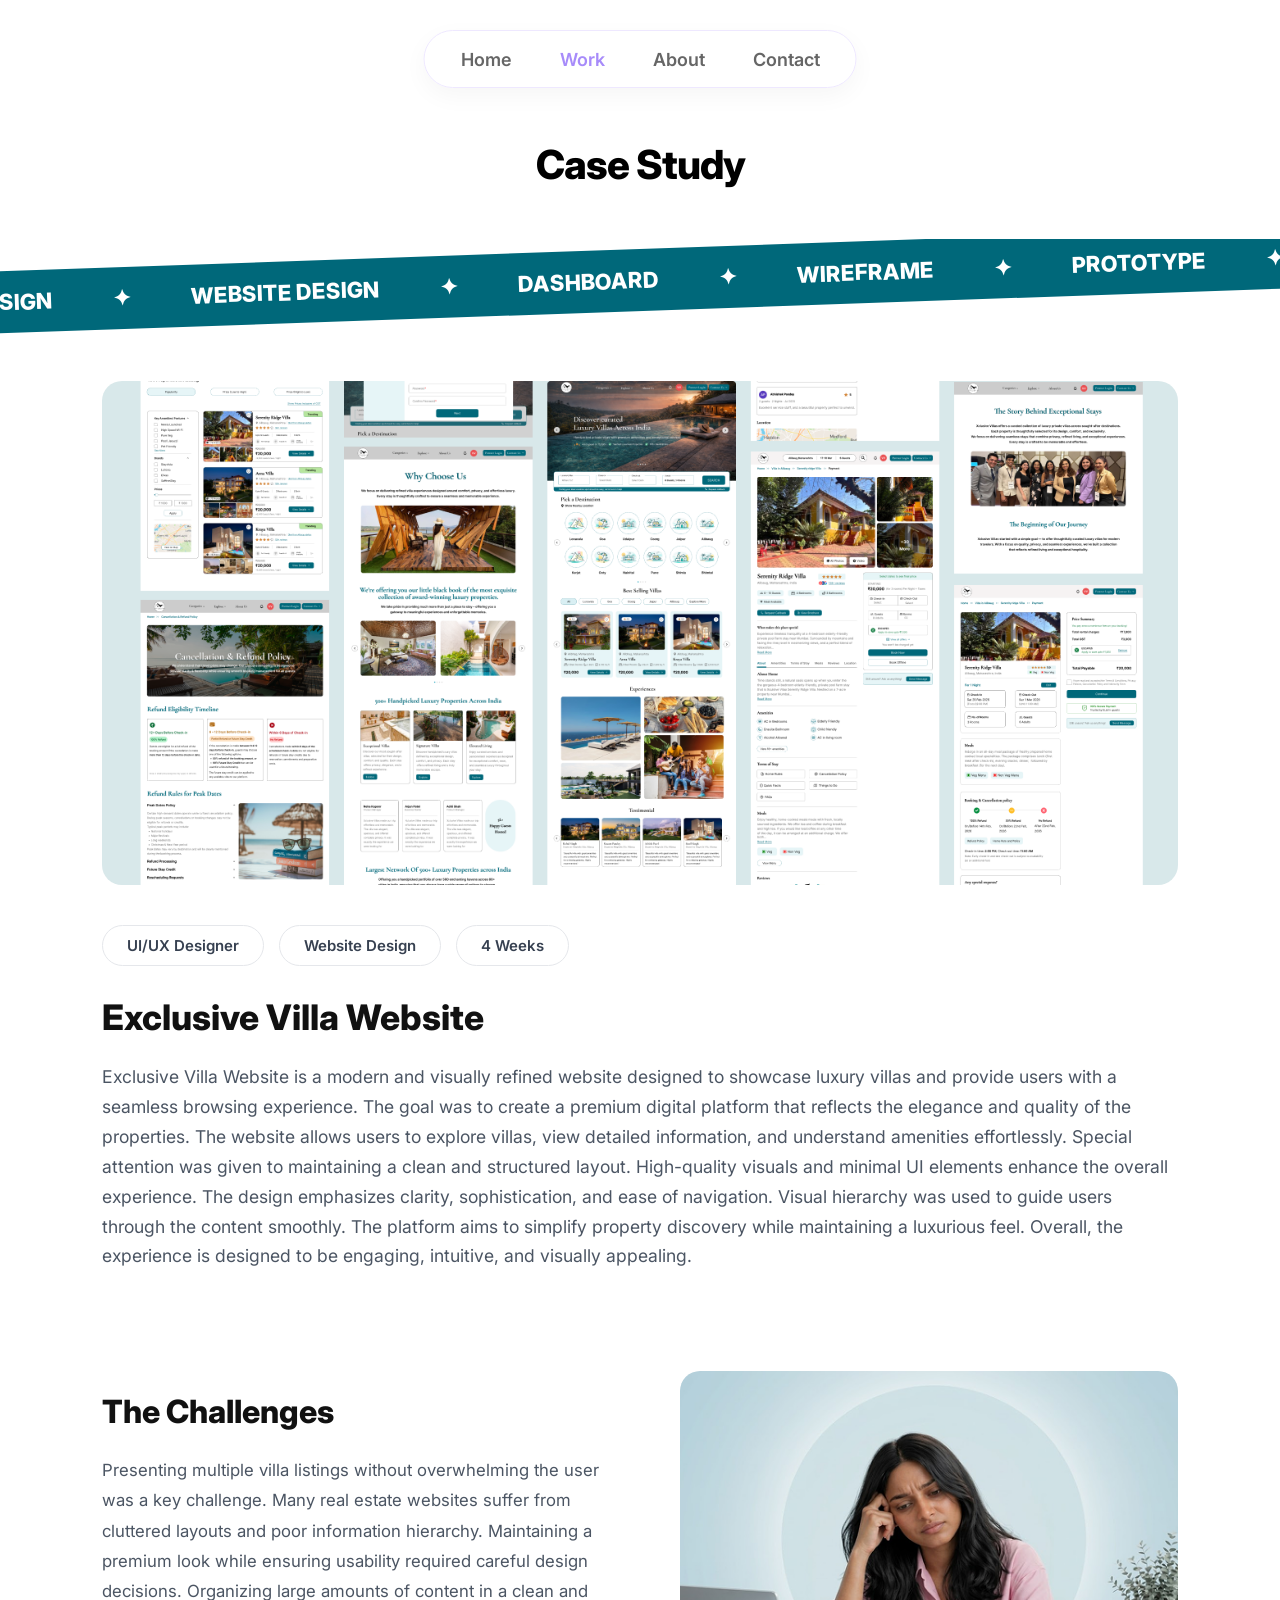
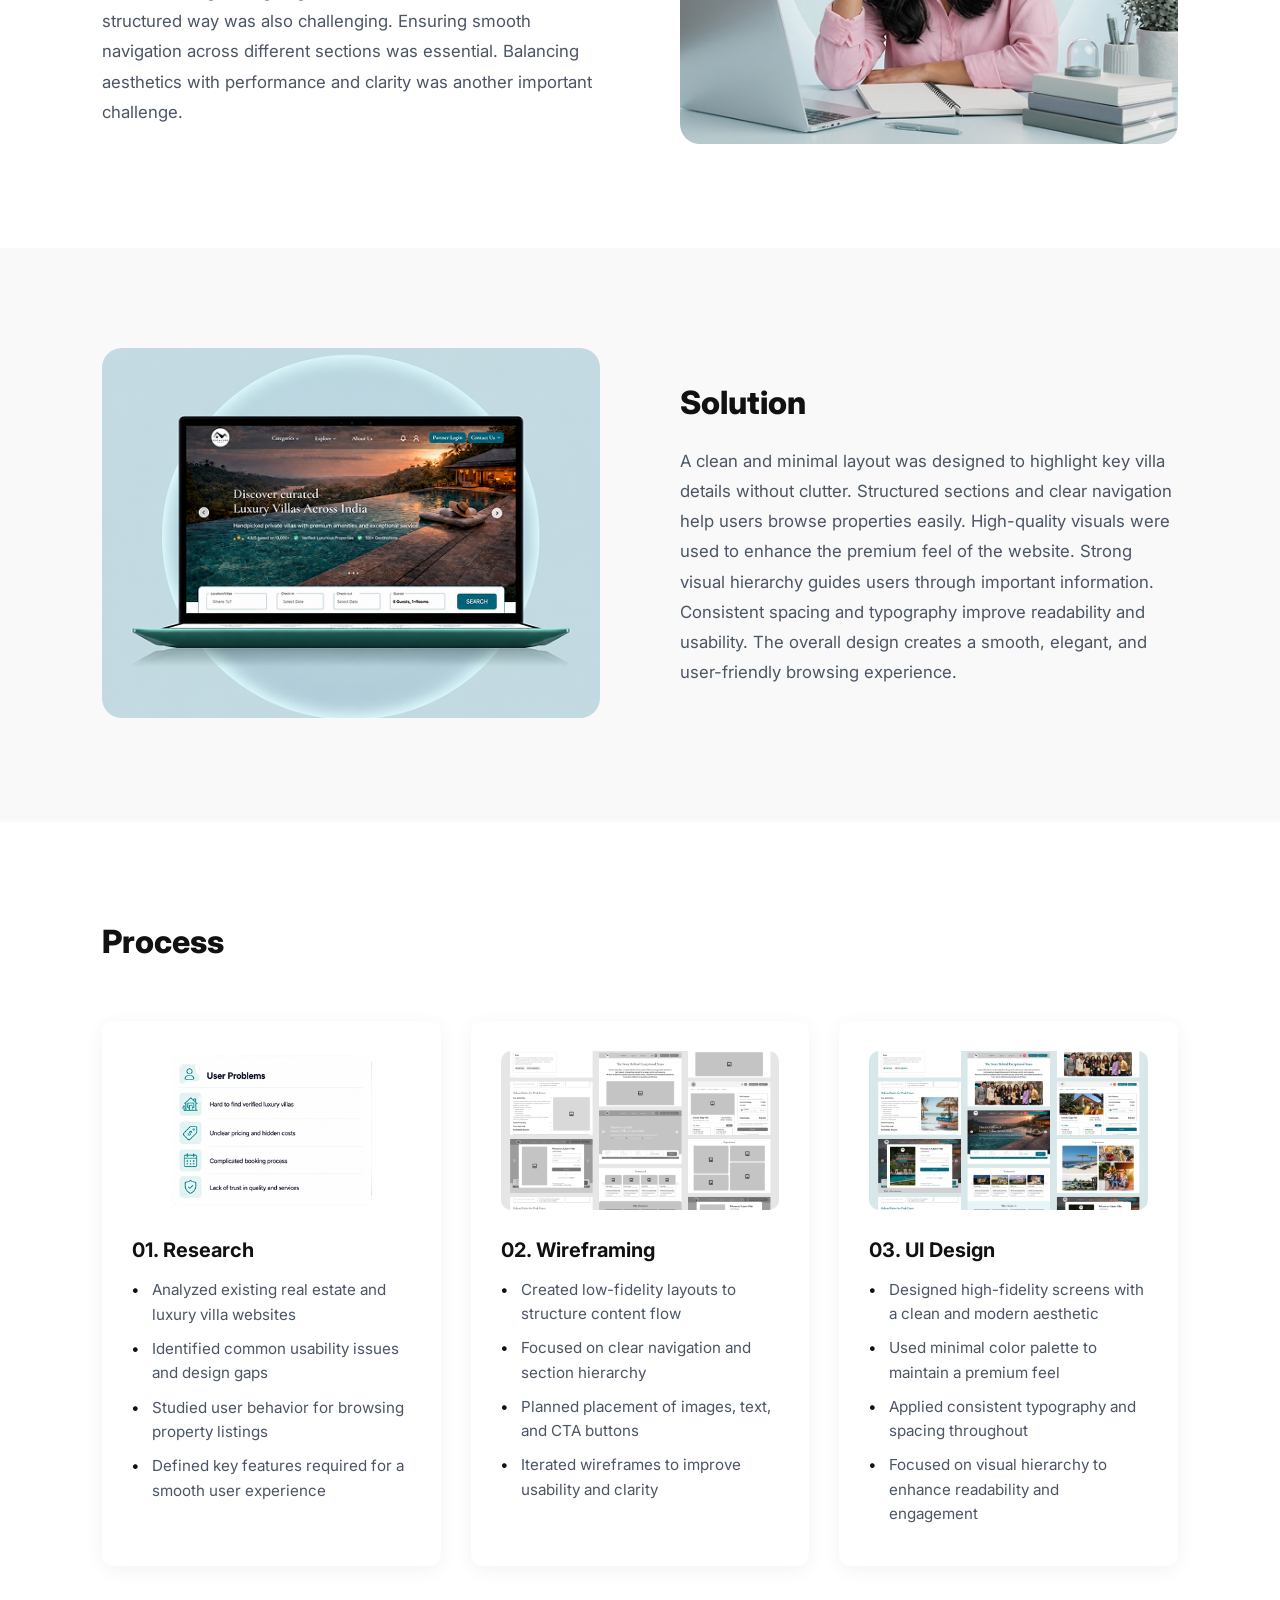
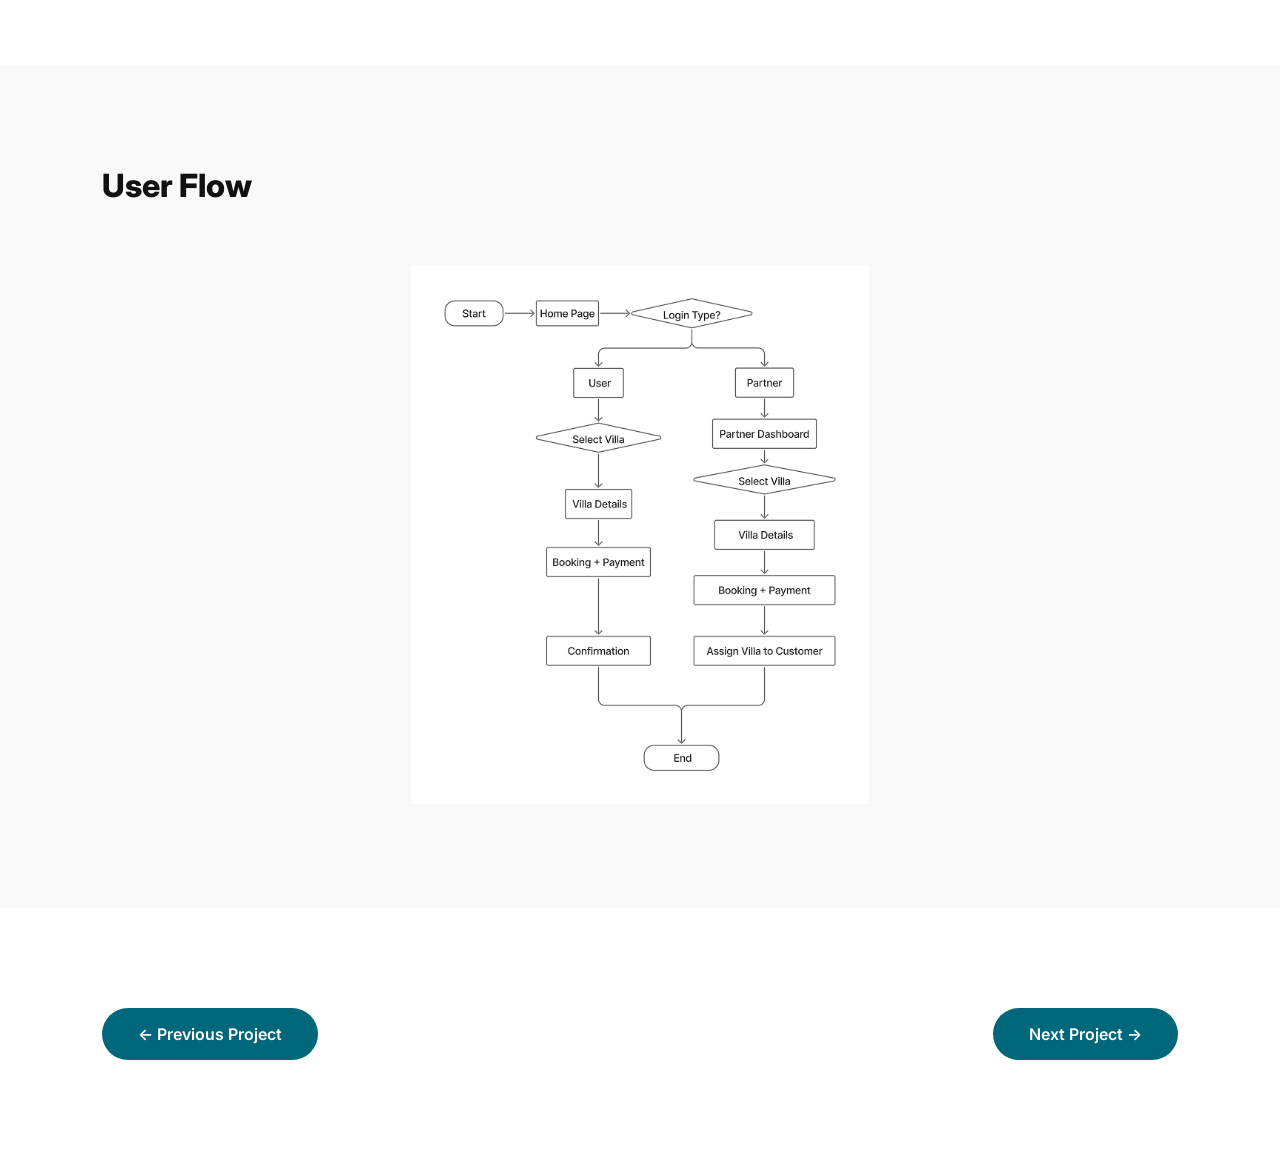
<file: templates/case-study.html>
<!DOCTYPE html>
<html lang="en">

<head>
    <meta charset="UTF-8" />
    <meta name="viewport" content="width=device-width, initial-scale=1.0" />
    <title>Case Study | Varsha Varma</title>
    <link rel="stylesheet" href="../static/css/case-study.css?v=2" />
    <link rel="stylesheet" href="../static/css/navbar.css?v=2" />
    <link href="https://fonts.googleapis.com/css2?family=Inter:wght@400;500;600;700;800&display=swap" rel="stylesheet">
</head>

<body>

    <!-- NAVBAR -->
    <nav class="navbar">
        <a href="../index.html">Home</a>
        <a href="work.html" class="active">Work</a>
        <a href="about.html">About</a>
        <a href="contact.html">Contact</a>
    </nav>

    <!-- HEADER -->
    <header class="cs-header">
        <h1 class="cs-main-title">Case Study</h1>

        <!-- Skill Strip (Green) -->
        <div class="skill-strip-container">
            <div class="skill-strip">
                <div class="strip-track">
                    <span>✦</span>
                    <span>APP DESIGN</span>
                    <span>✦</span>
                    <span>WEBSITE DESIGN</span>
                    <span>✦</span>
                    <span>DASHBOARD</span>
                    <span>✦</span>
                    <span>WIREFRAME</span>
                    <span>✦</span>
                    <span>PROTOTYPE</span>
                    <!-- Loop repeats -->
                    <span>✦</span>
                    <span>APP DESIGN</span>
                    <span>✦</span>
                    <span>WEBSITE DESIGN</span>
                    <span>✦</span>
                    <span>DASHBOARD</span>
                    <span>✦</span>
                    <span>WIREFRAME</span>
                    <span>✦</span>
                    <span>PROTOTYPE</span>
                </div>
            </div>
        </div>
    </header>

    <main id="case-study-content">
        <!-- Hero Section -->
        <section class="cs-hero">
            <div class="cs-hero-img-wrapper">
                <img id="project-hero-img" src="" alt="Hero Image">
            </div>

            <div class="cs-tags" id="project-tags">
                <!-- Tags will be injected here -->
            </div>

            <h1 id="project-title" class="cs-project-title">Project Title</h1>
            <p id="project-desc" class="cs-project-desc">Project description goes here...</p>
        </section>

        <!-- Challenges Section -->
        <section class="cs-grid section-padding">
            <div class="cs-text-content">
                <h2 class="cs-section-title">The Challenges</h2>
                <p id="project-challenges">Challenges text...</p>
            </div>
            <div class="cs-visual">
                <img id="project-challenges-img" src="" alt="Challenges Image">
            </div>
        </section>

        <!-- Solution Section -->
        <section class="cs-grid reverse section-padding light-bg">
            <div class="cs-text-content">
                <h2 class="cs-section-title">Solution</h2>
                <p id="project-solution">Solution text...</p>
            </div>
            <div class="cs-visual">
                <img id="project-solution-img" src="" alt="Solution Image">
            </div>
        </section>

        <!-- Process Section -->
        <section class="cs-process section-padding">
            <h2 class="cs-section-title centered">Process</h2>
            <div class="process-grid" id="project-process">
                <!-- Process cards will be injected here -->
            </div>
        </section>

        <!-- User Flow Section -->
        <section class="cs-userflow section-padding light-bg">
            <h2 class="cs-section-title centered">User Flow</h2>
            <div class="userflow-visual">
                <img id="project-userflow-img" src="" alt="User Flow">
            </div>
        </section>

        <!-- Navigation Buttons -->
        <section class="cs-navigation section-padding">
            <a href="#" id="prev-project" class="nav-btn">← Previous Project</a>
            <a href="#" id="next-project" class="nav-btn">Next Project →</a>
        </section>
    </main>

    <script src="../static/js/case-study.js"></script>
</body>

</html>
</file>
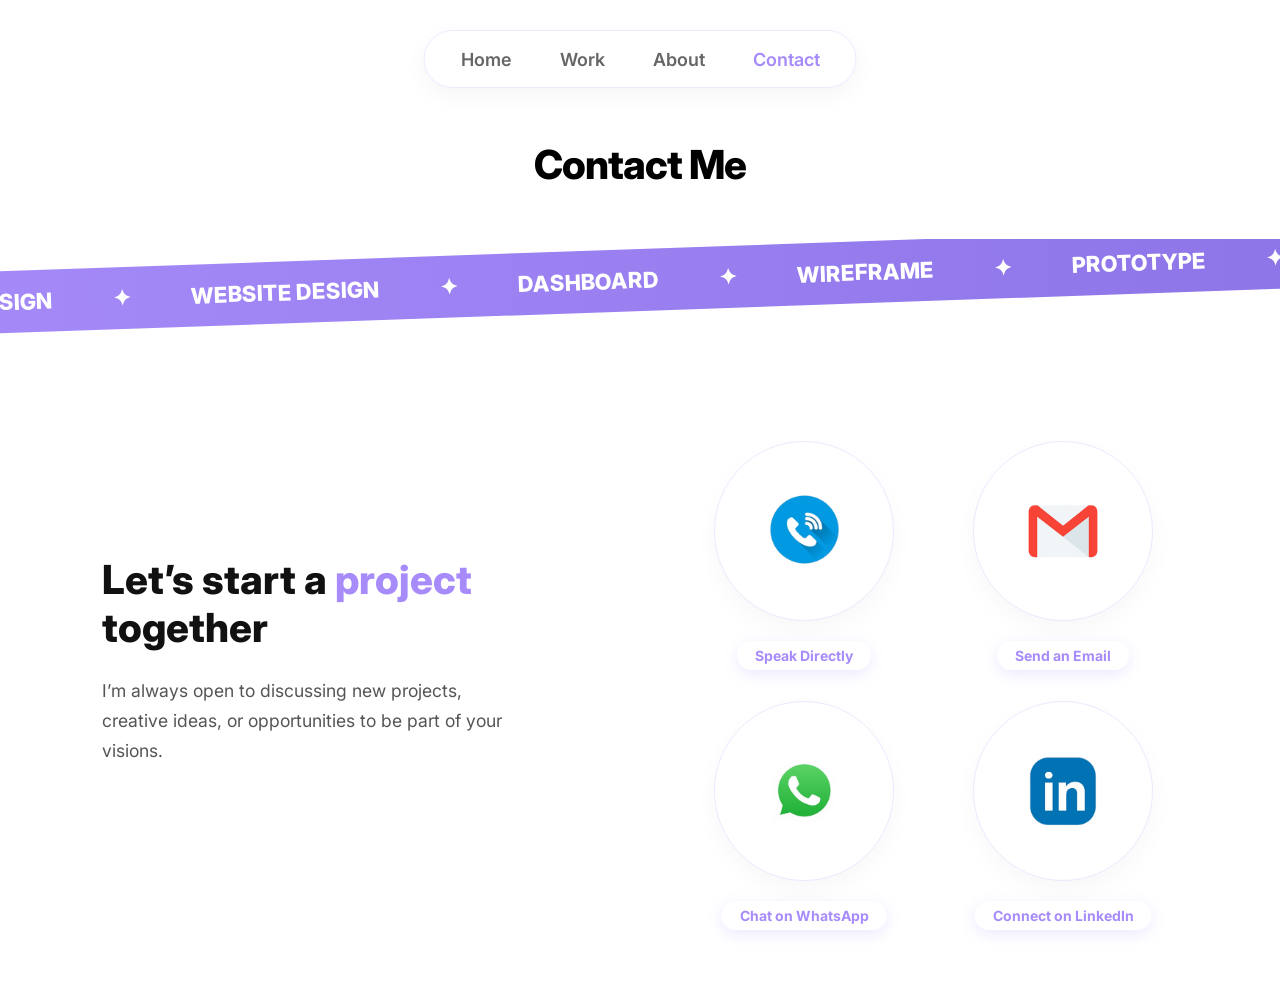
<file: templates/contact.html>
<!DOCTYPE html>
<html lang="en">

<head>
    <meta charset="UTF-8" />
    <meta name="viewport" content="width=device-width, initial-scale=1.0" />
    <title>Contact Me | Varsha Varma</title>
    <link rel="stylesheet" href="../static/css/contact.css?v=2" />
    <link rel="stylesheet" href="../static/css/navbar.css?v=2" />
    <link href="https://fonts.googleapis.com/css2?family=Inter:wght@400;500;600;700;800&display=swap" rel="stylesheet">
</head>

<body>

    <!-- NAVBAR -->
    <nav class="navbar">
        <a href="../index.html">Home</a>
        <a href="work.html">Work</a>
        <a href="about.html">About</a>
        <a href="contact.html" class="active">Contact</a>
    </nav>

    <!-- HEADER -->
    <header class="contact-header">
        <h1 class="contact-main-title">Contact Me</h1>

        <!-- Skill Strip (Purple) -->
        <div class="skill-strip-container">
            <div class="skill-strip">
                <div class="strip-track">
                    <span>✦</span>
                    <span>APP DESIGN</span>
                    <span>✦</span>
                    <span>WEBSITE DESIGN</span>
                    <span>✦</span>
                    <span>DASHBOARD</span>
                    <span>✦</span>
                    <span>WIREFRAME</span>
                    <span>✦</span>
                    <span>PROTOTYPE</span>
                    <!-- Loop repeats -->
                    <span>✦</span>
                    <span>APP DESIGN</span>
                    <span>✦</span>
                    <span>WEBSITE DESIGN</span>
                    <span>✦</span>
                    <span>DASHBOARD</span>
                    <span>✦</span>
                    <span>WIREFRAME</span>
                    <span>✦</span>
                    <span>PROTOTYPE</span>
                </div>
            </div>
        </div>
    </header>

    <main class="contact-container">
        <div class="contact-content-grid">
            <!-- Left Side -->
            <div class="contact-left">
                <h2>Let’s start a <span class="purple-text">project</span> together</h2>
                <p>I’m always open to discussing new projects, creative ideas, or opportunities to be part of your
                    visions.</p>
            </div>

            <!-- Right Side (Circles) -->
            <div class="contact-right">
                <a href="tel:+917208108968" class="contact-circle">
                    <img src="../assets/callcontact.png" alt="Call">
                    <span>Speak Directly</span>
                </a>
                <a href="mailto:varsha.varma088@gmail.com" class="contact-circle">
                    <img src="../assets/Email contact.png" alt="Email">
                    <span>Send an Email</span>
                </a>
                <a href="https://wa.me/917208108968" class="contact-circle">
                    <img src="../assets/whatsapp contact.png" alt="WhatsApp">
                    <span>Chat on WhatsApp</span>
                </a>
                <a href="https://linkedin.com/in/varsha-varma-270745361/" class="contact-circle">
                    <img src="../assets/LinkedIn contact.png" alt="LinkedIn">
                    <span>Connect on LinkedIn</span>
                </a>
            </div>
        </div>
    </main>

    <script src="../static/js/contact.js"></script>
</body>

</html>
</file>
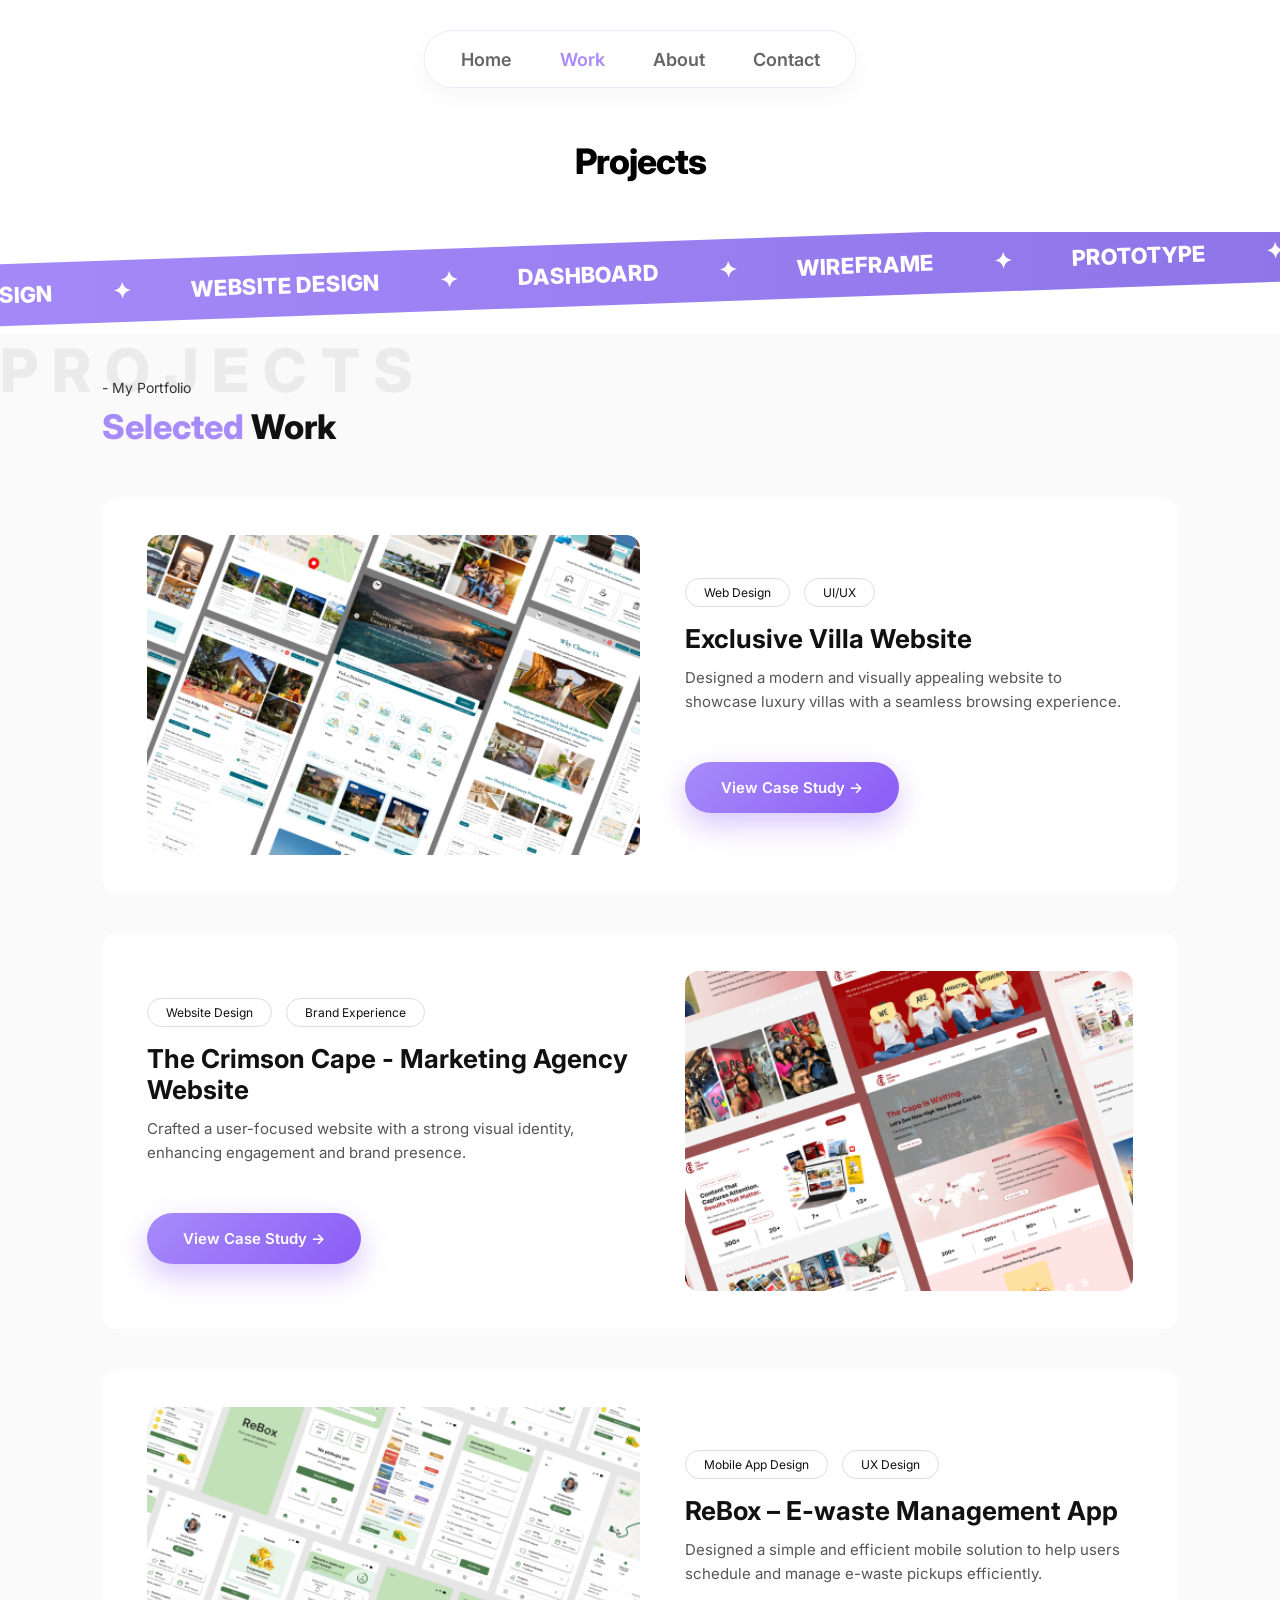
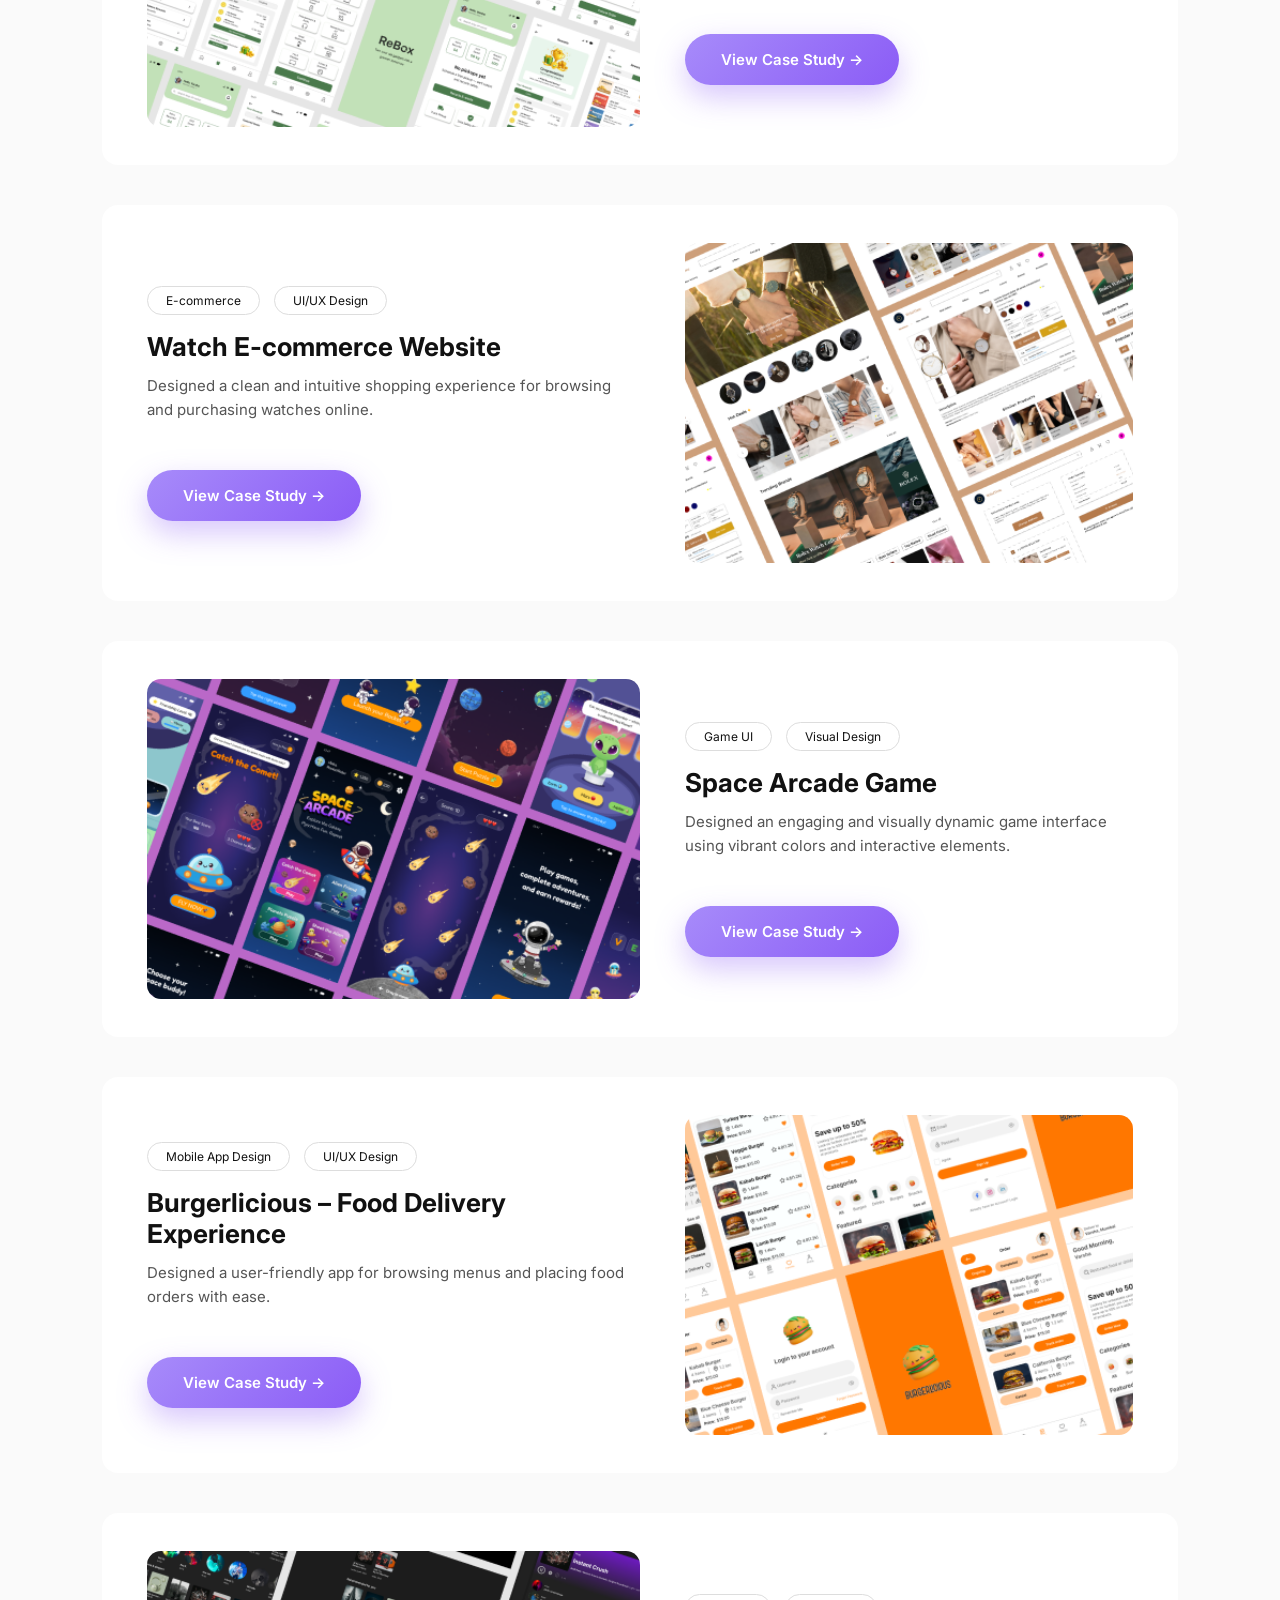
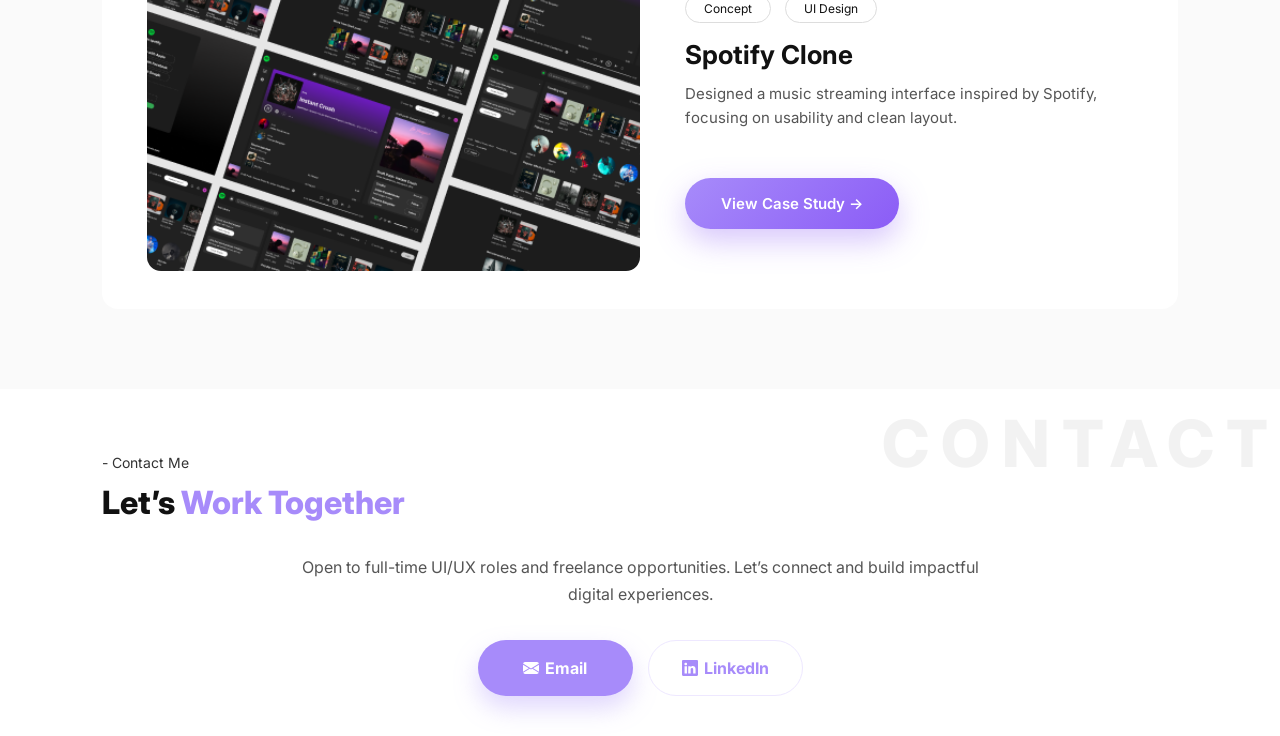
<file: templates/work.html>
<!DOCTYPE html>
<html lang="en">

<head>
    <meta charset="UTF-8" />
    <meta name="viewport" content="width=device-width, initial-scale=1.0" />
    <title>Varsha Portfolio</title>

    <link rel="stylesheet" href="../static/css/work.css?v=2" />
    <link rel="stylesheet" href="../static/css/navbar.css?v=2" />
    <link rel="stylesheet" href="../static/css/footer.css?v=2" />
    <link href="https://fonts.googleapis.com/css2?family=Inter:wght@400;500;600;700;800&display=swap" rel="stylesheet">
</head>

<body>

    <!-- NAVBAR -->
    <nav class="navbar">
        <a href="../index.html">Home</a>
        <a href="work.html" class="active">Work</a>
        <a href="about.html">About</a>
        <a href="contact.html">Contact</a>
    </nav>

    <!-- Hero Header Section -->
    <header class="about-title-section">
        <h1 class="main-title">Projects</h1>

        <!-- Skill Strip -->
        <div class="skill-strip-container">
            <div class="skill-strip">
                <div class="strip-track">

                    <span>✦</span>
                    <span>APP DESIGN</span>
                    <span>✦</span>
                    <span>WEBSITE DESIGN</span>
                    <span>✦</span>
                    <span>DASHBOARD</span>
                    <span>✦</span>
                    <span>WIREFRAME</span>
                    <span>✦</span>
                    <span>PROTOTYPE</span>

                    <!-- duplicate for infinite effect -->
                    <span>✦</span>
                    <span>APP DESIGN</span>
                    <span>✦</span>
                    <span>WEBSITE DESIGN</span>
                    <span>✦</span>
                    <span>DASHBOARD</span>
                    <span>✦</span>
                    <span>WIREFRAME</span>
                    <span>✦</span>
                    <span>PROTOTYPE</span>

                </div>
            </div>
        </div>
    </header>

    <!-- PROJECTS -->
    <section class="projects" id="work">

        <h1 class="projects-bg-text">PROJECTS</h1>

        <div class="projects-header">
            <div>
                <p class="section-label">- My Portfolio</p>
                <h2><span>Selected</span> Work</h2>
            </div>
        </div>

        <!-- PROJECT 1 -->
        <div class="project-card">
            <img src="../assets/xclusiveWork.png" alt="project">

            <div>
                <div class="chips">
                    <span>Web Design</span>
                    <span>UI/UX</span>
                </div>

                <h3>Exclusive Villa Website</h3>
                <p>Designed a modern and visually appealing website to showcase luxury villas with a seamless browsing
                    experience.</p>
                <a href="case-study.html?id=1" class="case-btn">View Case Study →</a>
            </div>
        </div>

        <!-- PROJECT 2 -->
        <div class="project-card reverse">
            <div>
                <div class="chips">
                    <span>Website Design</span>
                    <span>Brand Experience</span>
                </div>

                <h3>The Crimson Cape - Marketing Agency Website</h3>
                <p>Crafted a user-focused website with a strong visual identity, enhancing engagement and brand
                    presence.</p>
                <a href="case-study.html?id=2" class="case-btn">View Case Study →</a>
            </div>

            <img src="../assets/TCC work.png" alt="project">
        </div>

        <!-- PROJECT 3 -->
        <div class="project-card">
            <img src="../assets/ReboxWork.png" alt="project">

            <div>
                <div class="chips">
                    <span>Mobile App Design</span>
                    <span>UX Design</span>
                </div>

                <h3>ReBox – E-waste Management App</h3>
                <p>Designed a simple and efficient mobile solution to help users schedule and manage e-waste pickups
                    efficiently.</p>
                <a href="case-study.html?id=3" class="case-btn">View Case Study →</a>
            </div>
        </div>

        <!-- PROJECT 4 -->
        <div class="project-card reverse">
            <div>
                <div class="chips">
                    <span>E-commerce</span>
                    <span>UI/UX Design</span>
                </div>

                <h3>Watch E-commerce Website</h3>
                <p>Designed a clean and intuitive shopping experience for browsing and purchasing watches online.</p>
                <a href="case-study.html?id=4" class="case-btn">View Case Study →</a>
            </div>

            <img src="../assets/Watchwork.png" alt="project">
        </div>

        <!-- PROJECT 5 -->
        <div class="project-card">
            <img src="../assets/spacework.png" alt="project">

            <div>
                <div class="chips">
                    <span>Game UI</span>
                    <span>Visual Design</span>
                </div>

                <h3>Space Arcade Game</h3>
                <p>Designed an engaging and visually dynamic game interface using vibrant colors and interactive
                    elements.</p>
                <a href="case-study.html?id=5" class="case-btn">View Case Study →</a>
            </div>
        </div>

        <!-- PROJECT 6 -->
        <div class="project-card reverse">
            <div>
                <div class="chips">
                    <span>Mobile App Design</span>
                    <span>UI/UX Design</span>
                </div>

                <h3>Burgerlicious – Food Delivery Experience</h3>
                <p>Designed a user-friendly app for browsing menus and placing food orders with ease.</p>
                <a href="case-study.html?id=6" class="case-btn">View Case Study →</a>
            </div>

            <img src="../assets/foodwork.png" alt="project">
        </div>

        <!-- PROJECT 7 -->
        <div class="project-card">
            <img src="../assets/spotifywork.png" alt="project">

            <div>
                <div class="chips">
                    <span>Concept</span>
                    <span>UI Design</span>
                </div>

                <h3>Spotify Clone</h3>
                <p>Designed a music streaming interface inspired by Spotify, focusing on usability and clean layout.</p>
                <a href="case-study.html?id=7" class="case-btn">View Case Study →</a>
            </div>
        </div>

    </section>

    <!-- CONTACT FOOTER -->
    <section class="contact" id="contact">
        <h1 class="contact-bg-text">CONTACT</h1>
        <div class="contact-head">
            <p class="section-label">- Contact Me</p>
            <h2>Let’s <span>Work Together</span></h2>
        </div>
        <p class="contact-desc">
            Open to full-time UI/UX roles and freelance opportunities. Let’s connect and build impactful digital experiences.
        </p>
        <div class="buttons center">
            <a href="mailto:varsha.varma088@gmail.com" class="btn primary">
                <svg xmlns="http://www.w3.org/2000/svg" width="16" height="16" fill="currentColor" viewBox="0 0 16 16" style="margin-right: 6px;">
                    <path d="M.05 3.555A2 2 0 0 1 2 2h12a2 2 0 0 1 1.95 1.555L8 8.414.05 3.555ZM0 4.697v7.104l5.803-3.558L0 4.697ZM6.761 8.83l-6.57 4.027A2 2 0 0 0 2 14h12a2 2 0 0 0 1.808-1.144l-6.57-4.027L8 9.586l-1.239-.757Zm3.436-.586L16 11.801V4.697l-5.803 3.546Z"/>
                </svg> Email
            </a>
            <a href="https://linkedin.com/in/varsha-varma-270745361/" class="btn outline">
                <svg xmlns="http://www.w3.org/2000/svg" width="16" height="16" fill="currentColor" viewBox="0 0 16 16" style="margin-right: 6px;">
                    <path d="M0 1.146C0 .513.526 0 1.175 0h13.65C15.474 0 16 .513 16 1.146v13.708c0 .633-.526 1.146-1.175 1.146H1.175C.526 16 0 15.487 0 14.854V1.146zm4.943 12.248V6.169H2.542v7.225h2.401zm-1.2-8.212c.837 0 1.358-.554 1.358-1.248-.015-.709-.52-1.248-1.342-1.248-.822 0-1.359.54-1.359 1.248 0 .694.521 1.248 1.327 1.248h.016zm4.908 8.212V9.359c0-.216.016-.432.08-.586.173-.431.568-.878 1.232-.878.869 0 1.216.662 1.216 1.634v3.865h2.401V9.25c0-2.22-1.184-3.252-2.764-3.252-1.274 0-1.845.7-2.165 1.193v.025h-.016a5.54 5.54 0 0 1 .016-.025V6.169h-2.4c.03.678 0 7.225 0 7.225h2.4z"/>
                </svg> LinkedIn
            </a>
        </div>
    </section>

    <script src="../static/js/work.js"></script>
</body>

</html>
</file>
<file: static/css/style.css>
* {
  margin: 0;
  padding: 0;
  box-sizing: border-box;
  font-family: "Inter", sans-serif;
}

html,
body {
  width: 100%;
  margin: 0;
  padding: 0;
  overflow-x: hidden;
  background: #ffffff;
  color: #111;
  scroll-behavior: smooth;
}



/* HERO */
.hero {
  width: 100%;
  min-height: 100vh;
  padding: 180px 8% 60px;
  display: flex;
  align-items: flex-start;
  justify-content: space-between;
  /* Restored for left-aligned text */
  gap: 70px;
  background: radial-gradient(circle at 85% 30%, rgba(167, 139, 250, 0.3) 0%, rgba(255, 255, 255, 0) 70%), #ffffff;
  position: relative;
  z-index: auto;
}

.hero-text {
  max-width: 560px;
}

.small {
  font-size: 18px;
  color: #777;
  margin-bottom: 14px;
}

.hero-text h1 {
  font-size: 46px;
  line-height: 1.12;
  font-weight: 800;
  letter-spacing: -1px;
  color: #111;
}

.hero-text h1 span {
  color: #a78bfa;
  font-style: italic;
}

.desc {
  font-size: 19px;
  line-height: 1.6;
  color: #777;
  max-width: 500px;
  margin: 22px 0 34px;
}

.buttons {
  display: flex;
  gap: 18px;
  align-items: center;
}

.btn {
  min-width: 155px;
  height: 56px;
  padding: 0 28px;
  border-radius: 50px;
  text-decoration: none;
  font-size: 16px;
  font-weight: 700;
  display: inline-flex;
  align-items: center;
  justify-content: center;
  cursor: pointer;
  transition: 0.3s ease;
}

.btn:hover {
  transform: translateY(-3px);
}

.primary {
  background: #a78bfa;
  color: #fff;
  box-shadow: 0 12px 25px rgba(167, 139, 250, 0.35);
}

.outline {
  background: #fff;
  color: #a78bfa;
  border: 1px solid #eee8ff;
}

/* HERO IMAGE */
.hero-img {
  width: 380px;
  height: 380px;
  border-radius: 50%;
  position: relative;
  flex-shrink: 0;
  margin-right: 7%;
  /* Added to keep image away from the right edge */
}

.hero-img::before {
  display: none;
}

.hero-img img {
  width: 100%;
  height: 100%;
  object-fit: contain;
  object-position: center top;
  border-radius: 0%;
  position: relative;
  z-index: 2;
}

.tag {
  position: absolute;
  background: #eee6ff;
  color: #a78bfa;
  padding: 12px 22px;
  border-radius: 14px;
  font-size: 16px;
  font-weight: 700;
  box-shadow: 0 10px 22px rgba(167, 139, 250, 0.18);
  z-index: 5;
}

.tag1 {
  left: -85px;
  top: 48%;
}

.tag2 {
  right: -60px;
  top: 5%;
}

.tag3 {
  right: -78px;
  bottom: 14%;
}

@keyframes float {

  0%,
  100% {
    transform: translateY(0);
  }

  50% {
    transform: translateY(-12px);
  }
}

.tag1 {
  animation: float 6s ease-in-out infinite;
}

.tag2 {
  animation: float 5s ease-in-out infinite;
}

.tag3 {
  animation: float 4s ease-in-out infinite;
}

.section-label {
  position: relative;
  z-index: 5;
  font-size: 14px;
  color: #666;
  margin-top: -25px;
  /* Overlap with BG text */
  margin-bottom: 12px;
  /* Standardized tight gap */
}

/* STRIP */
.skill-strip {
  background: linear-gradient(90deg, #a78bfa, #8b73e6);
  color: white;
  padding: 18px 0;
  overflow: hidden;
  transform: rotate(-2deg);
  width: 110%;
  margin-left: -5%;
  margin-top: -115px;
  position: relative;
  z-index: 1;
}

.strip-track {
  display: flex;
  gap: 60px;
  width: max-content;
  animation: scrollStrip 18s linear infinite;
}

.strip-track span {
  white-space: nowrap;
  font-size: 22px;
  font-weight: 800;
}

/* IMPORTANT */
@keyframes scrollStrip {
  0% {
    transform: translateX(0);
  }

  100% {
    transform: translateX(-50%);
  }
}

/* SECTIONS */
.projects,
.about,
.services,
.contact {
  width: 100%;
  padding: 80px 8%;
}

.section-label {
  font-size: 16px;
  font-weight: 600;
  color: #111;
  margin-bottom: 12px;
  letter-spacing: 1px;
}

.section-head {
  display: flex;
  justify-content: space-between;
  align-items: center;
  margin-bottom: 25px;
}

h2 {
  font-size: 34px;
  font-weight: 800;
}

.about h2 span,
.contact h2,
.services h2 {
  color: #a78bfa;
}

.small-btn {
  min-width: auto;
  height: 44px;
  font-size: 13px;
  padding: 0 22px;
}

/* ===== PROJECT SECTION ===== */

.projects {
  position: relative;
  z-index: auto;
  padding: 100px 8% 40px;
  background: #fafafa;
  overflow: hidden;
  margin-top: 20px;
}

/* BACKGROUND TEXT */
.projects-bg-text {
  position: absolute;
  top: 15px;
  left: 0;
  font-size: 80px;
  font-weight: 800;
  letter-spacing: 14px;
  color: rgba(0, 0, 0, 0.05);
  z-index: 0;
  pointer-events: none;
  white-space: nowrap;
}

/* HEADER */
.projects-header {
  position: relative;
  z-index: 2;
  display: flex;
  align-items: flex-end;
  justify-content: space-between;
  margin-bottom: 60px;
  margin-top: -35px;
}

.projects-header h2 {
  font-size: 34px;
  font-weight: 800;
}

.projects-header h2 span {
  color: #a78bfa;
}

.projects-header .section-label {
  margin-bottom: 10px;
}

.projects-header .primary-btn {
  padding: 12px 25px;
  border-radius: 40px;
  font-size: 14px;
}

/* ===== PROJECT CARD ===== */

.project-card {
  background: #ffffff;
  border-radius: 16px;

  padding: 38px 45px;

  display: grid;
  grid-template-columns: 1.1fr 1fr;

  gap: 45px;
  align-items: center;

  margin-bottom: 40px;
  transition: 0.35s ease;
  position: relative;
  z-index: 2;
}

/* HOVER */
.project-card:hover {
  transform: translateY(-10px);
  box-shadow: 0 24px 60px rgba(0, 0, 0, 0.12);
  background: #e7e6eb;
}

/* IMAGE */
.project-card img {
  width: 100%;
  height: 320px;
  object-fit: cover;
  border-radius: 14px;
  transition: 0.4s ease;
}

.project-card:hover img {
  transform: scale(1.04);
}

/* CONTENT */
.project-content {
  max-width: 480px;
}

/* CHIPS */
.chips {
  display: flex;
  gap: 14px;
  margin-bottom: 16px;
}

.chips span {
  border: 1px solid #ddd;
  border-radius: 30px;
  padding: 6px 18px;
  font-size: 12px;
}

/* TEXT */
.project-card h3 {
  font-size: 26px;
  margin-bottom: 12px;
}

.project-card p {
  color: #555;
  font-size: 15px;
  line-height: 1.6;
  margin-bottom: 20px;
}

/* BUTTON */
.case-btn {
  display: inline-flex;
  align-items: center;
  justify-content: center;
  margin-top: 28px;
  padding: 16px 36px;
  border-radius: 50px;
  font-size: 15px;
  font-weight: 600;
  color: #fff;
  text-decoration: none;
  background: linear-gradient(135deg, #a78bfa, #8b5cf6);
  box-shadow: 0 12px 30px rgba(139, 92, 246, 0.35);
  transition: 0.3s ease;
}

.case-btn:hover {
  transform: translateY(-3px);
  box-shadow: 0 18px 40px rgba(139, 92, 246, 0.45);
}

/* ===== ABOUT SECTION ===== */

/* ===== ABOUT SECTION ===== */

.about {
  position: relative;
  padding: 40px 8%;
  display: grid;
  grid-template-columns: 1fr 1fr;
  gap: 80px;
  align-items: center;
  background: #ffffff;
  min-height: 90vh;
  overflow: hidden;
}

/* BACKGROUND TEXT (ABOUT) */
.about-bg-text {
  position: absolute;
  top: 15px;
  right: 0;
  font-size: 80px;
  font-weight: 800;
  letter-spacing: 14px;
  color: rgba(0, 0, 0, 0.05);
  z-index: 0;
  pointer-events: none;
  white-space: nowrap;
}

/* CONTENT ABOVE BG */
.about-visual,
.about-content {
  position: relative;
  z-index: 2;
  margin-top: -35px;
}

/* LEFT VISUAL */
.about-visual {
  width: 460px;
  height: 460px;
  position: relative;
  margin: auto;
}

/* CIRCLE */
.about-circle {
  position: absolute;
  inset: 10px;
  background: #e9ddff;
  border-radius: 50%;
}

/* IMAGE */
.about-visual img {
  position: absolute;
  width: 95%;
  height: 95%;
  object-fit: contain;
  z-index: 2;

  left: 60%;
  top: 34%;
  transform: translate(-50%, -50%);
}

/* ===== PILLS STYLE ===== */

.about-pill {
  position: absolute;
  background: #eee6ff;
  color: #a78bfa;
  padding: 10px 20px;
  border-radius: 14px;
  font-size: 14px;
  font-weight: 700;
  z-index: 6;
  white-space: nowrap;
  box-shadow: 0 10px 22px rgba(167, 139, 250, 0.18);
}

/* ===== PILLS POSITION ===== */

.pill-1 {
  left: 20px;
  bottom: 40px;
}

.pill-2 {
  right: 0;
  top: 60px;
}

.pill-3 {
  left: 30%;
  bottom: 140px;
  transform: translateX(-50%);
}

.pill-4 {
  left: 30px;
  top: 180px;
}

.pill-5 {
  left: 0;
  top: 70px;
}

.pill-6 {
  right: 100px;
  bottom: 50px;
}

.pill-7 {
  right: 0;
  bottom: 170px;
}

/* ===== FLOAT ANIMATION ===== */

.pill-1 {
  animation: float-left 4s ease-in-out infinite;
}

.pill-4 {
  animation: float-left 5s ease-in-out infinite;
}

.pill-5 {
  animation: float-left 4.5s ease-in-out infinite;
}

.pill-3 {
  animation: float-center 4.5s ease-in-out infinite;
}

.pill-2 {
  animation: float-right 4s ease-in-out infinite;
}

.pill-6 {
  animation: float-right 5s ease-in-out infinite;
}

.pill-7 {
  animation: float-right 4.5s ease-in-out infinite;
}

/* KEYFRAMES */

@keyframes float-left {

  0%,
  100% {
    transform: translateY(0);
  }

  50% {
    transform: translateY(-10px);
  }
}

@keyframes float-center {

  0%,
  100% {
    transform: translateX(-50%) translateY(0);
  }

  50% {
    transform: translateX(-50%) translateY(-10px);
  }
}

@keyframes float-right {

  0%,
  100% {
    transform: translateY(0);
  }

  50% {
    transform: translateY(-10px);
  }
}

/* ===== RIGHT CONTENT ===== */

.about-content h2 {
  font-size: 36px;
  font-weight: 800;
}

.about-content h2 span {
  color: #a78bfa;
  font-style: italic;
}

.about-content p {
  margin: 18px 0;
  color: #555;
  line-height: 1.7;
}

/* STATS */

.stats {
  display: flex;
  gap: 40px;
  margin: 25px 0;
  color: #a78bfa;
  font-weight: 700;
}

/* ===== RIGHT CONTENT ===== */

.about-content h2 span {
  color: #a78bfa;
  font-style: italic;
}

.about-content h2 {
  font-size: 36px;
  font-weight: 800;
}

.about-content h2 span {
  color: #a78bfa;
}

.about-content p {
  margin: 18px 0;
  color: #555;
  line-height: 1.7;
}

/* STATS */

.stats {
  display: flex;
  gap: 40px;
  margin: 25px 0;
  color: #a78bfa;
  font-weight: 700;
}

/* ===== RESPONSIVE ===== */

@media (max-width: 900px) {
  .about {
    grid-template-columns: 1fr;
    text-align: center;
  }

  .about-visual {
    width: 320px;
    height: 320px;
  }

  .about-pill {
    font-size: 10px;
    padding: 7px 14px;
  }
}

/* ===== SERVICES SECTION ===== */

.services {
  position: relative;
  padding: 100px 8%;
  display: grid;
  grid-template-columns: 1fr 1px 1.2fr;
  gap: 60px;
  background: #fafafa;
  overflow: hidden;
}

/* BACKGROUND TEXT */
.services-bg-text {
  position: absolute;
  top: 15px;
  left: 0;
  font-size: 80px;
  font-weight: 800;
  letter-spacing: 14px;
  color: rgba(0, 0, 0, 0.05);
  pointer-events: none;
  white-space: nowrap;
}

/* ===== TITLE ===== */

.section-title {
  font-size: 36px;
  font-weight: 800;
  /* I PROVIDE black */
}

.title-purple {
  color: #a78bfa;
}

.title-black {
  color: #000;
}

.section-title span {
  color: #a78bfa;
  /* SERVICES lavender */
}

/* LEFT CONTENT */
.service-left {
  position: relative;
  z-index: 2;
}

.service-desc {
  margin: 20px 0;
  color: #555;
  line-height: 1.8;
  max-width: 500px;
}

/* BUTTON */
.primary-btn {
  display: inline-flex;
  align-items: center;
  justify-content: center;
  margin-top: 28px;
  padding: 16px 36px;
  border-radius: 50px;
  font-size: 15px;
  font-weight: 600;
  color: #fff;
  text-decoration: none;
  background: linear-gradient(135deg, #a78bfa, #8b5cf6);
  box-shadow: 0 12px 30px rgba(139, 92, 246, 0.35);
  transition: 0.3s ease;
}

.primary-btn:hover {
  transform: translateY(-3px);
  box-shadow: 0 18px 40px rgba(139, 92, 246, 0.45);
}

/* MIDDLE LINE */
.service-divider {
  width: 1px;
  background: #e5e5e5;
}

/* RIGHT SIDE */
.service-list {
  display: flex;
  flex-direction: column;
  gap: 22px;
  position: relative;
  z-index: 2;
}

/* CARD */
.service-card {
  background: #ffffff;
  padding: 24px 28px;
  border-radius: 14px;

  display: flex;
  justify-content: space-between;
  align-items: flex-start;

  transition: 0.3s ease;
}

.service-card:hover {
  transform: translateY(-6px);
  box-shadow: 0 18px 40px rgba(0, 0, 0, 0.08);
}

/* TEXT */
.service-card h3 {
  margin-bottom: 6px;
}

.service-card p {
  font-size: 14px;
  color: #555;
  line-height: 1.6;
  max-width: 420px;
}

/* NUMBER */
.service-card span {
  font-size: 28px;
  font-weight: 700;
  color: rgba(0, 0, 0, 0.08);
  transition: 0.3s;
}

/* NUMBER HOVER EFFECT */
.service-card:hover span {
  color: #a78bfa;
}

.services .services-title {
  color: #000 !important;
}

.services .services-title .title-purple {
  color: #a78bfa !important;
}

.services .services-title .title-black {
  color: #000 !important;
}


.fade {
  opacity: 0;
  transform: translateY(30px);
  transition: opacity 0.7s ease, transform 0.7s ease;
}

.fade.show {
  opacity: 1;
  transform: translateY(0);
}

/* ===== INFINITE STRIP ===== */

/* Strip animation and track logic merged below */

.strip-track {
  display: flex;
  gap: 60px;
  width: max-content;
  animation: scrollStrip 20s linear infinite;
}

.strip-track span {
  white-space: nowrap;
  font-size: 22px;
  font-weight: 800;
}

/* Animation */
@keyframes scrollStrip {
  0% {
    transform: translateX(0);
  }

  100% {
    transform: translateX(-50%);
  }
}

/* RESPONSIVE */
/* ===== RESPONSIVE ===== */

@media (max-width: 900px) {


  .hero {
    flex-direction: column;
    text-align: center;
    min-height: auto;
    padding: 140px 6% 90px;
    gap: 45px;
  }

  .projects-bg-text,
  .about-bg-text,
  .services-bg-text {
    font-size: 45px;
    letter-spacing: 8px;
    top: 15px;
  }

  .projects,
  .about,
  .services {
    padding: 60px 6%;
  }

  .projects-header,
  .about-head,
  .service-left {
    margin-top: 0 !important;
  }

  .section-label {
    margin-top: -20px !important;
  }

  .hero-text h1 {
    font-size: 38px;
  }

  .desc {
    font-size: 17px;
    margin-left: auto;
    margin-right: auto;
  }

  .buttons,
  .stats,
  .contact-links {
    flex-wrap: wrap;
    justify-content: center;
  }

  .btn {
    min-width: 145px;
    height: 52px;
    font-size: 15px;
  }

  .hero-img {
    width: 300px;
    height: 300px;
    margin-right: 0;
    /* Reset margin for mobile centering */
  }

  .tag {
    font-size: 12px;
    padding: 8px 14px;
  }

  .tag1 {
    left: -15px;
    top: 40%;
  }

  .tag2 {
    right: -5px;
    top: 5%;
  }

  .tag3 {
    right: -10px;
    bottom: 12%;
  }

  .skill-strip {
    margin-top: -25px;
    font-size: 15px;
    gap: 24px;
    padding: 14px 0;
    flex-wrap: wrap;
    justify-content: center;
  }

  .strip-track {
    animation: scrollStrip 28s linear infinite;
  }

  .projects-header {
    flex-direction: column;
    align-items: flex-start;
    gap: 20px;
    margin-top: 0;
  }

  .project-card,
  .about,
  .services {
    grid-template-columns: 1fr;
  }

  .project-card {
    gap: 25px;
    padding: 24px;
  }

  .project-card img {
    height: auto;
  }

  .reverse div {
    order: 2;
  }

  .reverse img {
    order: 1;
  }

  .about {
    text-align: center;
    gap: 45px;
  }

  .about-visual {
    width: 320px;
    height: 320px;
  }

  .about-pill {
    font-size: 10px;
    padding: 7px 14px;
  }

  .stats {
    justify-content: center;
    gap: 25px;
  }

  .services {
    gap: 40px;
  }
}
</file>
<file: static/css/navbar.css>
/* ==========================================================================
   SHARED PREMIUM NAVBAR STYLES (COMMON FOR ALL PAGES)
   ========================================================================== */

.navbar {
  width: fit-content;
  height: 58px;
  margin: 0 auto;
  padding: 0 36px;
  display: flex;
  justify-content: center;
  align-items: center;
  gap: 48px;
  border-radius: 50px;
  background: rgba(255, 255, 255, 0.95);
  border: 1px solid #eee8ff;
  box-shadow: 0 8px 25px rgba(0, 0, 0, 0.04);
  font-size: 18px;
  font-weight: 600;
  position: fixed;
  top: 30px;
  left: 50%;
  transform: translateX(-50%);
  z-index: 999;
  transition: all 0.3s ease;
}

.navbar a {
  text-decoration: none;
  color: #666;
  transition: color 0.3s ease;
}

.navbar a:hover,
.navbar a.active {
  color: #a78bfa !important;
}

/* ==========================================================================
   RESPONSIVE NAVBAR FOR TABLET & MOBILE VIEWS
   ========================================================================== */

@media (max-width: 900px) {
  .navbar {
    position: fixed !important;
    top: 30px !important;
    left: 50% !important;
    transform: translateX(-50%) !important;
    margin: 0 auto !important;
    width: 90% !important;
    height: 52px !important;
    gap: 22px !important;
    font-size: 15px !important;
    padding: 0 18px !important;
    background: rgba(255, 255, 255, 0.95) !important;
    display: flex !important;
    justify-content: center !important;
    align-items: center !important;
    border-radius: 50px !important;
    border: 1px solid #eee8ff !important;
    box-shadow: 0 8px 25px rgba(0, 0, 0, 0.04) !important;
    z-index: 9999 !important;
  }
}
</file>
<file: static/css/footer.css>
/* ==========================================================================
   SHARED FOOTER (CONTACT SECTION) STYLES
   ========================================================================== */

.contact {
  padding: 100px 8% 40px !important;
  background: #ffffff;
  position: relative;
  text-align: left;
  overflow: hidden;
}

.contact-bg-text {
  position: absolute;
  top: 15px;
  right: 0;
  font-size: 65px;
  letter-spacing: 12px;
  color: rgba(0, 0, 0, 0.05);
  font-weight: 800;
  pointer-events: none;
  white-space: nowrap;
}

.contact-head {
  max-width: 100%;
  margin: 0;
  text-align: left;
  margin-top: -35px;
  position: relative;
  z-index: 2;
}

.contact-head .section-label {
  margin-top: 0 !important;
  margin-bottom: 12px;
}

.contact h2 {
  font-size: 32px;
  font-weight: 800;
  color: #111;
  margin-bottom: 32px;
}

.contact h2 span {
  color: #a78bfa;
}

.contact-desc {
  max-width: 720px;
  margin: 20px auto 32px;
  color: #555;
  line-height: 1.7;
  text-align: center;
}

.contact .buttons {
  display: flex;
  justify-content: center;
  align-items: center;
  gap: 15px;
  margin-bottom: 0 !important;
}

.contact-links {
  display: flex;
  justify-content: center;
  gap: 35px;
  font-size: 14px;
  color: #111;
}

.contact-links a {
  text-decoration: none;
  color: inherit;
}

/* ==========================================================================
   RESPONSIVE FOOTER STYLES
   ========================================================================== */

@media (max-width: 900px) {
  .contact {
    padding: 60px 6% 20px !important;
  }

  .contact-bg-text {
    font-size: 36px;
    letter-spacing: 5px;
    top: 10px;
  }

  .contact h2 {
    font-size: 26px;
  }

  .contact-desc {
    font-size: 15px;
  }

  .contact .buttons {
    flex-wrap: wrap;
    justify-content: center;
  }
  
  .contact .btn svg {
    width: 20px !important;
    height: 20px !important;
  }
}
</file>
<file: static/css/about.css>
/* ========================= */
/* GLOBAL */
/* ========================= */

* {
    margin: 0;
    padding: 0;
    box-sizing: border-box;
    font-family: "Inter", sans-serif;
}

html,
body {
    width: 100%;
    margin: 0;
    padding: 0;
    overflow-x: hidden;
    scroll-behavior: smooth;
    background: #ffffff;
    color: #111;
}





/* ========================= */
/* RESPONSIVE */
/* ========================= */

/* Tablet & Mobile */
@media (max-width: 900px) {
    .about-title-section {
        padding-top: 100px;
    }
}


/* Hero Section Container */
.about-title-section {
    padding-top: 100px;
    text-align: center;
    background-color: #fff;
    overflow: visible;
}

/* Bada "About" Heading */
.main-title {
    font-size: 2.2rem;
    font-weight: 800;
    margin-bottom: 50px;
    margin-top: 40px;
    padding-left: 8%;
    padding-right: 8%;
    color: #000;
    letter-spacing: -1px;
    position: relative;
    z-index: 5;
}

/* Strip Styling */
.skill-strip-container {
    width: 100%;
    position: relative;
    padding: 10px 0 30px 0;
    overflow: hidden;
}

.skill-strip {
    background: linear-gradient(90deg, #a78bfa, #8b73e6);
    /* Matched to home page gradient */
    padding: 18px 0;
    transform: rotate(-2deg);
    /* Matched to home page rotation */
    width: 125%;
    /* Increased for full width coverage */
    margin-left: -12.5%;
    /* Centered alignment for full width */
    display: flex;
    position: relative;
    z-index: 1;
}

.strip-track {
    display: flex;
    gap: 60px;
    white-space: nowrap;
    width: max-content;
    animation: scrollStrip 18s linear infinite;
}

.strip-track span {
    font-size: 22px;
    font-weight: 800;
    color: #fff;
    text-transform: uppercase;
}

/* Infinite Scroll Animation matched to Home */
@keyframes scrollStrip {
    0% {
        transform: translateX(0);
    }

    100% {
        transform: translateX(-50%);
    }
}

/* Mobile Responsive */
@media (max-width: 768px) {
    .main-title {
        font-size: 1.7rem;
        margin-bottom: 16px;
    }

    .strip-content span {
        font-size: 1.2rem;
        padding: 0 25px;
    }
}

/* ========================= */
/* ABOUT HERO */
/* ========================= */

.about-hero {
    position: relative;
    min-height: 100vh;
    padding: 80px 8%;

    display: grid;
    grid-template-columns: 1fr 1fr;
    gap: 80px;

    align-items: center;
    background: #ffffff;
    overflow: visible;
}

/* BACKGROUND TEXT */
.about-bg-text {
    position: absolute;
    top: 15px;
    left: 50%;
    transform: translateX(-50%);
    font-size: 80px;
    font-weight: 800;
    letter-spacing: 14px;
    color: rgba(0, 0, 0, 0.05);
    z-index: 0;
    white-space: nowrap;
    pointer-events: none;
}

/* Specific positioning for hero section */
.about-hero .about-bg-text {
    left: auto;
    right: 0;
    transform: none;
}

/* CONTENT ABOVE BG */

.about-left,
.about-right {
    position: relative;
    z-index: 2;
}

/* ========================= */
/* LEFT IMAGE */
/* ========================= */

/* LEFT VISUAL */
.about-visual {
    width: 460px;
    height: 460px;
    position: relative;
    margin: auto;
}

/* CIRCLE */
.about-circle {
    position: absolute;
    inset: 10px;
    background: #e9ddff;
    border-radius: 50%;
}

/* IMAGE */
.about-visual img {
    position: absolute;
    width: 95%;
    height: 95%;
    object-fit: contain;
    z-index: 2;
    left: 60%;
    top: 34%;
    transform: translate(-50%, -50%);
}

/* ===== PILLS STYLE ===== */
.about-pill {
    position: absolute;
    background: #eee6ff;
    color: #a78bfa;
    padding: 10px 20px;
    border-radius: 14px;
    font-size: 14px;
    font-weight: 700;
    z-index: 6;
    white-space: nowrap;
    box-shadow: 0 10px 22px rgba(167, 139, 250, 0.18);
    transition: 0.3s ease;
}

.about-pill:hover {
    transform: scale(1.05);
    box-shadow: 0 14px 30px rgba(167, 139, 250, 0.28);
}

/* ===== PILLS POSITION — 100% MATCH TO HOME ===== */
.pill-1 {
    left: 20px;
    bottom: 40px;
    animation: float-left 4s ease-in-out infinite;
}

.pill-2 {
    right: 0;
    top: 60px;
    animation: float-right 4s ease-in-out infinite;
}

.pill-3 {
    left: 30%;
    bottom: 140px;
    transform: translateX(-50%);
    animation: float-center 4.5s ease-in-out infinite;
}

.pill-4 {
    left: 30px;
    top: 180px;
    animation: float-left 5s ease-in-out infinite;
}

.pill-5 {
    left: 0;
    top: 70px;
    animation: float-left 4.5s ease-in-out infinite;
}

.pill-6 {
    right: 100px;
    bottom: 50px;
    animation: float-right 5s ease-in-out infinite;
}

.pill-7 {
    right: 0;
    bottom: 170px;
    animation: float-right 4.5s ease-in-out infinite;
}

/* FLOAT ANIMATIONS */
@keyframes float-left {

    0%,
    100% {
        transform: translateY(0);
    }

    50% {
        transform: translateY(-10px);
    }
}

@keyframes float-right {

    0%,
    100% {
        transform: translateY(0);
    }

    50% {
        transform: translateY(-10px);
    }
}

@keyframes float-center {

    0%,
    100% {
        transform: translateX(-50%) translateY(0);
    }

    50% {
        transform: translateX(-50%) translateY(-10px);
    }
}

/* ========================= */
/* RIGHT TEXT */
/* ========================= */

.about-right h1 {
    font-size: 28px;
    /* Reduced font size for better balance */
    font-weight: 800;
    line-height: 1.3;
}

.about-right h1 span {
    color: #a78bfa;
    font-style: italic;
}

.section-label {
    position: relative;
    z-index: 5;
    font-size: 14px;
    color: #666;
    margin-bottom: 12px;
}

.about-desc {
    margin: 18px 0;
    color: #555;
    line-height: 1.7;
    max-width: 500px;
}

.btn {
    min-width: 155px;
    height: 56px;
    padding: 0 28px;
    border-radius: 50px;
    text-decoration: none;
    font-size: 16px;
    font-weight: 700;
    display: inline-flex;
    align-items: center;
    justify-content: center;
    cursor: pointer;
    transition: 0.3s ease;
}

.btn:hover {
    transform: translateY(-3px);
}

.primary {
    background: #a78bfa;
    color: #fff;
    box-shadow: 0 12px 25px rgba(167, 139, 250, 0.35);
}

.outline {
    background: #fff;
    color: #a78bfa;
    border: 1px solid #eee8ff;
}

/* ========================= */
/* RESPONSIVE */
/* ========================= */

/* Tablet */
@media (max-width: 1024px) {
    .about-hero {
        grid-template-columns: 1fr;
        text-align: center;
        gap: 50px;
    }

    .about-right {
        display: flex;
        flex-direction: column;
        align-items: center;
    }

    .about-desc {
        text-align: center;
    }
}

/* Mobile */
@media (max-width: 768px) {
    .about-visual {
        width: 320px;
        height: 320px;
        max-width: 100%;
    }

    .about-pill {
        font-size: 10px;
        padding: 7px 14px;
    }

    .about-bg-text {
        font-size: 40px;
        letter-spacing: 8px;
    }

    .about-right h1 {
        font-size: 32px;
    }
}

/* Small Mobile */
@media (max-width: 480px) {
    .about-bg-text {
        font-size: 30px;
    }
}

/* ========================= */
/* PILL FLOAT ANIMATIONS     */
/* ========================= */

/* Each pill floats continuously with different timing & direction */

.pill-1 {
    animation: floatUpDown 4s ease-in-out infinite;
}

.pill-2 {
    animation: floatUpDown 5s ease-in-out infinite 0.6s;
}

.pill-3 {
    animation: floatSide 4.5s ease-in-out infinite 0.3s;
}

.pill-4 {
    animation: floatSide 5.5s ease-in-out infinite 1s;
}

.pill-5 {
    animation: floatUpDown 4s ease-in-out infinite 1.4s;
}

.pill-6 {
    animation: floatSide 3.8s ease-in-out infinite 0.8s;
}

@keyframes floatUpDown {

    0%,
    100% {
        transform: translateY(0px);
    }

    50% {
        transform: translateY(-10px);
    }
}

@keyframes floatSide {

    0%,
    100% {
        transform: translateX(0px) translateY(0px);
    }

    50% {
        transform: translateX(0px) translateY(-8px);
    }
}

/* pill-5 uses translateX centering so override carefully */
.pill-5 {
    animation: floatCenter 4s ease-in-out infinite 1.4s;
}

@keyframes floatCenter {

    0%,
    100% {
        transform: translateX(-50%) translateY(0px);
    }

    50% {
        transform: translateX(-50%) translateY(-10px);
    }
}

/* Fade-in animation for scroll observer */
.fade {
    opacity: 0;
    transform: translateY(30px);
    transition: opacity 0.7s ease, transform 0.7s ease;
}

.fade.show {
    opacity: 1;
    transform: translateY(0);
}


/* ========================= */
/* SKILLS SECTION */
/* ========================= */

/* ===== SKILLS SECTION ===== */

.skills {
    position: relative;
    padding: 100px 8%;
    background: #fbfaff;
    /* Light & clean background */
    overflow: hidden;
}

/* BACKGROUND TEXT - "SKILLS" */
.skills-bg-text {
    position: absolute;
    top: 15px;
    left: 0;
    font-size: 80px;
    font-weight: 800;
    letter-spacing: 14px;
    color: rgba(0, 0, 0, 0.05);
    z-index: 1;
    pointer-events: none;
    white-space: nowrap;
}

/* SECTION HEADER */
.section-label {
    position: relative;
    z-index: 5;
    font-size: 14px;
    color: #666;
    margin-bottom: 12px;
    /* Standardized tight gap */
    margin-top: -25px;
    /* Pull up to overlap BG text */
}

.skills h2 {
    position: relative;
    z-index: 5;
    font-size: 36px;
    font-weight: 800;
    margin-bottom: 50px;
    color: #111;
}

.skills h2 span {
    color: #a78bfa;
    /* Purple highlight */
}

/* GRID SETUP - 2 COLUMNS AS PER DESIGN */
.skills-grid {
    display: grid;
    grid-template-columns: repeat(2, 1fr);
    gap: 24px;
    position: relative;
    z-index: 2;
}

/* CARD STYLING */
.skill-card {
    background: #ffffff;
    padding: 35px 30px;
    border-radius: 12px;
    border: 1px solid #f0f0f0;
    /* Soft border */
    transition: all 0.3s ease;
    display: flex;
    flex-direction: column;
}

/* HOVER EFFECTS */
.skill-card:hover {
    transform: translateY(-5px);
    box-shadow: 0 15px 35px rgba(0, 0, 0, 0.05);
    border-color: #e9ddff;
}

.skill-card h3 {
    font-size: 20px;
    font-weight: 700;
    color: #111;
    margin-bottom: 12px;
    transition: color 0.3s ease;
}

.skill-card:hover h3 {
    color: #a78bfa;
}

.skill-card p {
    font-size: 15px;
    color: #666;
    /* Balanced text color */
    line-height: 1.6;
}

/* ========================= */
/* RESPONSIVE DESIGN */
/* ========================= */

/* Tablet (Screens up to 1024px) */
@media (max-width: 1024px) {
    .skills {
        padding: 80px 6%;
    }

    .skills-grid {
        grid-template-columns: repeat(2, 1fr);
        /* Maintains 2 columns */
        gap: 20px;
    }

    .skills-bg-text {
        font-size: 80px;
    }
}

/* Mobile (Screens up to 768px) */
@media (max-width: 768px) {
    .skills {
        padding: 60px 5%;
    }

    .skills-grid {
        grid-template-columns: 1fr;
        /* Single column for readability */
        gap: 16px;
    }

    .skills-bg-text {
        font-size: 50px;
        letter-spacing: 8px;
        top: 0;
    }

    .skills h2 {
        font-size: 28px;
        margin-bottom: 30px;
    }

    .skill-card {
        padding: 25px 20px;
    }
}

/* ========================= */
/* EXPERIENCE SECTION */
/* ========================= */

/* ========================= */
/* EXPERIENCE SECTION        */
/* ========================= */

.experience {
    position: relative;
    padding: 100px 8%;
    background: #ffffff;
    overflow: hidden;
}

/* Background text styling */
.exp-bg-text {
    position: absolute;
    top: 15px;
    right: 0;
    /* Moved to right as requested */
    font-size: 80px;
    font-weight: 800;
    letter-spacing: 14px;
    color: rgba(0, 0, 0, 0.05);
    z-index: 1;
    pointer-events: none;
    white-space: nowrap;
}

.exp-head {
    position: relative;
    z-index: 5;
    margin-bottom: 50px;
    /* Removed extra margin-top to avoid overlap with label */
}

.exp-head h2 {
    font-size: 36px;
    font-weight: 800;
}

.exp-head h2 span {
    color: #a78bfa;
}

/* Container for cards */
.exp-list {
    display: flex;
    flex-direction: column;
    gap: 32px;
    position: relative;
    z-index: 2;
}

/* Main Card Styling[cite: 1] */
.exp-card {
    background: #ffffff;
    padding: 50px;
    border-radius: 40px;
    box-shadow: 0 20px 60px rgba(0, 0, 0, 0.05);
    display: flex;
    justify-content: space-between;
    gap: 50px;
    border: 1px solid #f9f9f9;
    transition: 0.35s ease;
}

.exp-card:hover {
    transform: translateY(-10px);
    box-shadow: 0 24px 60px rgba(0, 0, 0, 0.12);
    background: #e7e6eb;
}

/* Left Column Styling */
.exp-card-left {
    flex: 1;
    transition: 0.35s ease;
}

.exp-card:hover .exp-card-left {
    transform: scale(1.03);
}

.exp-card h3 {
    font-size: 26px;
    font-weight: 800;
    color: #111;
    margin-bottom: 6px;
}

.exp-card .role {
    font-size: 16px;
    color: #999;
    font-weight: 500;
    display: block;
    margin-bottom: 24px;
}

/* Pills for Date and Location */
.exp-pills {
    display: flex;
    flex-direction: column;
    align-items: flex-start;
    gap: 12px;
}

.exp-pills span {
    background: #f3efff;
    color: #a78bfa;
    padding: 8px 20px;
    border-radius: 50px;
    font-size: 13px;
    font-weight: 600;
    width: fit-content;
}

/* Right Column Styling (Bullets) */
.exp-card-right {
    flex: 1.4;
}

.exp-card ul {
    list-style: none;
}

.exp-card ul li {
    font-size: 15px;
    color: #555;
    line-height: 1.8;
    margin-bottom: 14px;
    position: relative;
    padding-left: 25px;
}

/* Custom Bullet Point[cite: 1] */
.exp-card ul li::before {
    content: "•";
    color: #aaa;
    position: absolute;
    left: 0;
    font-size: 18px;
    top: -2px;
}

/* ========================= */
/* RESPONSIVE DESIGN         */
/* ========================= */

/* Tablet (Screens below 1024px) */
@media (max-width: 1024px) {
    .exp-card {
        flex-direction: column;
        /* Stack details vertically */
        padding: 40px;
        gap: 30px;
    }
}

/* Mobile (Screens below 768px) */
@media (max-width: 768px) {
    .experience {
        padding: 60px 5%;
    }

    .exp-bg-text {
        font-size: 50px;
        top: 0;
    }

    .exp-head h2 {
        font-size: 28px;
    }

    .exp-card {
        padding: 25px;
    }

    .exp-card h3 {
        font-size: 22px;
    }
}

/* ========================= */
/* TOOLS SECTION */
/* ========================= */

.tools {
    position: relative;
    padding: 100px 8%;
    /* Increased to match other sections */
    background: #fafafa;
    overflow: hidden;
}

/* BACKGROUND TEXT */
.tools-bg-text {
    position: absolute;
    top: 15px;
    left: 0;
    font-size: 80px;
    font-weight: 800;
    letter-spacing: 14px;
    color: rgba(0, 0, 0, 0.05);
    z-index: 1;
    pointer-events: none;
    white-space: nowrap;
}

/* CONTENT */
.tools-content {
    position: relative;
    z-index: 2;
}

/* HEADER */
.tools-head {
    margin-bottom: 40px;
    /* Removed extra margin-top to avoid overlap with label */
    position: relative;
    z-index: 5;
}

.tools-head h2 {
    font-size: 36px;
    font-weight: 800;
}

.tools-head h2 span {
    color: #a78bfa;
}

/* ========================= */
/* GRID */
/* ========================= */

.tools-grid {
    display: grid;
    grid-template-columns: repeat(4, 1fr);
    column-gap: 24px;
    row-gap: 50px;
}

/* CARD */
.tool-card {
    background: #ffffff;
    padding: 30px;
    border-radius: 50%;
    aspect-ratio: 1 / 1;
    width: 100%;
    max-width: 180px;
    margin: 0 auto;
    position: relative;
    display: flex;
    flex-direction: column;
    align-items: center;
    justify-content: center;
    text-align: center;
    border: 1px solid #eee8ff;
    transition: 0.3s ease;
    cursor: pointer;
    box-shadow: 0 10px 25px rgba(0, 0, 0, 0.03);
}

.tool-card:hover {
    transform: translateY(-6px);
    box-shadow: 0 18px 40px rgba(0, 0, 0, 0.08);
}

/* ICON */
.tool-card img {
    width: 90px;
    height: 90px;
    object-fit: contain;
    transition: transform 0.3s ease;
}

.tool-card:hover img {
    transform: scale(1.1);
}

/* TEXT - Customized Hover Tooltip */
.tool-card h3 {
    position: absolute;
    bottom: -40px;
    /* Positioned outside the circle */
    left: 0;
    right: 0;
    width: max-content;
    margin: 0 auto;
    font-size: 14px;
    font-weight: 700;
    color: #a78bfa;
    opacity: 0;
    transition: all 0.3s ease;
    pointer-events: none;
    background: rgba(255, 255, 255, 1);
    padding: 6px 18px;
    border-radius: 20px;
    box-shadow: 0 4px 15px rgba(167, 139, 250, 0.2);
    white-space: nowrap;
}

.tool-card:hover h3 {
    opacity: 1;
}

/* ========================= */
/* RESPONSIVE */
/* ========================= */

/* Tablet */
@media (max-width: 1024px) {
    .tools-grid {
        grid-template-columns: repeat(2, 1fr);
    }
}

/* Mobile */
@media (max-width: 600px) {
    .tools {
        padding: 60px 6%;
    }

    .tools-bg-text {
        font-size: 40px;
        letter-spacing: 8px;
    }

    .tools-head h2 {
        font-size: 28px;
    }

    .tools-grid {
        grid-template-columns: 1fr;
        row-gap: 50px;
    }
}

/* Small Mobile */
@media (max-width: 480px) {
    .tools-bg-text {
        font-size: 30px;
    }
}

/* ========================= */
/* CONTACT SECTION */
/* ========================= */

.contact {
    padding: 100px 8% 80px;
    background: #ffffff;
    position: relative;
    text-align: left;
    overflow: hidden;
}

/* BACKGROUND TEXT */
.contact-bg-text {
    position: absolute;
    top: 15px;
    right: 0;
    font-size: 80px;
    letter-spacing: 14px;
    color: rgba(0, 0, 0, 0.05);
    font-weight: 800;
    pointer-events: none;
    white-space: nowrap;
}

/* HEADING BLOCK — left aligned */
.contact-head {
    max-width: 100%;
    margin: 0;
    text-align: left;
    margin-top: -35px;
    position: relative;
    z-index: 2;
}

.contact-head .section-label {
    margin-bottom: 12px;
}

.contact h2 {
    font-size: 32px;
    font-weight: 800;
    color: #111;
    margin-bottom: 32px;
}

.contact h2 span {
    color: #a78bfa;
}

/* DESCRIPTION — centered */
.contact-desc {
    max-width: 720px;
    margin: 20px auto 32px;
    color: #555;
    line-height: 1.7;
    text-align: center;
}

/* BUTTONS — centered */
.contact .buttons {
    display: flex;
    justify-content: center;
    gap: 18px;
    margin-bottom: 34px;
}

/* LINKS — centered */
.contact-links {
    display: flex;
    justify-content: center;
    gap: 35px;
    font-size: 14px;
    color: #111;
}

/* ========================= */
/* RESPONSIVE */
/* ========================= */

@media (max-width: 768px) {
    .contact-head {
        text-align: center;
    }

    .contact h2 {
        font-size: 28px;
    }

    .contact-links {
        flex-direction: column;
        align-items: center;
        gap: 10px;
    }
}

@media (max-width: 600px) {
    .contact {
        padding: 60px 6%;
    }

    .contact-bg-text {
        font-size: 40px;
        letter-spacing: 8px;
    }
}

@media (max-width: 480px) {
    .contact-bg-text {
        font-size: 30px;
    }
}
</file>
<file: static/css/case-study.css>
* {
    margin: 0;
    padding: 0;
    box-sizing: border-box;
    font-family: "Inter", sans-serif;
}

:root {
    --theme-color: #4d7c0f;
}

html,
body {
    width: 100%;
    margin: 0;
    padding: 0;
    overflow-x: hidden;
    scroll-behavior: smooth;
    background: #ffffff;
    color: #111;
}



/* HEADER */
.cs-header {
    padding-top: 100px;
    text-align: center;
}

.cs-main-title {
    font-size: 2.5rem;
    font-weight: 800;
    margin-bottom: 50px;
    margin-top: 40px;
    padding-left: 8%;
    padding-right: 8%;
    color: #000;
    letter-spacing: -1px;
}

/* Skill Strip Container */
.skill-strip-container {
    width: 100%;
    position: relative;
    padding: 10px 0 30px 0;
    overflow: hidden;
}

.skill-strip {
    background: var(--theme-color);
    padding: 18px 0;
    transform: rotate(-2deg);
    width: 125%;
    margin-left: -12.5%;
    display: flex;
    position: relative;
    z-index: 1;
}

.strip-track {
    display: flex;
    gap: 60px;
    white-space: nowrap;
    width: max-content;
    animation: scrollStrip 18s linear infinite;
}

.strip-track span {
    font-size: 22px;
    font-weight: 800;
    color: #fff;
    text-transform: uppercase;
}

@keyframes scrollStrip {
    0% { transform: translateX(0); }
    100% { transform: translateX(-50%); }
}

/* MAIN CONTENT */
section {
    padding-left: 8%;
    padding-right: 8%;
}

.section-padding {
    padding-top: 100px;
    padding-bottom: 100px;
}

.light-bg {
    background: #f9f9f9;
}

/* HERO SECTION */
.cs-hero {
    text-align: left;
    margin-top: 40px;
}

.cs-hero-img-wrapper {
    width: 100%;
    border-radius: 20px;
    overflow: hidden;
    margin-bottom: 40px;
}

.cs-hero-img-wrapper img {
    width: 100%;
    display: block;
    object-fit: cover;
}

.cs-tags {
    display: flex;
    gap: 15px;
    margin-bottom: 30px;
}

.cs-tag {
    border: 1px solid #e5e7eb;
    padding: 10px 24px;
    border-radius: 50px;
    font-size: 15px;
    font-weight: 600;
    color: #374151;
}

.cs-project-title {
    font-size: 2.2rem;
    font-weight: 800;
    margin-bottom: 24px;
}

.cs-project-desc {
    font-size: 1.1rem;
    line-height: 1.7;
    color: #4b5563;
}

/* GRID SECTIONS (Challenges & Solution) */
.cs-grid {
    display: grid;
    grid-template-columns: 1fr 1fr;
    gap: 80px;
    align-items: center;
}

.cs-grid.reverse {
    direction: rtl;
}

.cs-grid.reverse .cs-text-content {
    direction: ltr;
}

.cs-section-title {
    font-size: 2rem;
    font-weight: 800;
    margin-bottom: 24px;
    color: #111;
}

.cs-section-title.centered {
    text-align: left;
    margin-bottom: 60px;
}

.cs-text-content p {
    font-size: 1.05rem;
    line-height: 1.8;
    color: #4b5563;
}

.cs-visual img {
    width: 100%;
    border-radius: 20px;
}

/* PROCESS SECTION */
.process-grid {
    display: grid;
    grid-template-columns: repeat(3, 1fr);
    gap: 30px;
}

.process-card {
    background: #fff;
    padding: 30px;
    border-radius: 12px;
    box-shadow: 0 4px 20px rgba(0, 0, 0, 0.05);
}

.process-card img {
    width: 100%;
    border-radius: 10px;
    margin-bottom: 24px;
}

.process-card h3 {
    font-size: 1.25rem;
    font-weight: 700;
    margin-bottom: 16px;
}

.process-card ul {
    list-style: none;
}

.process-card ul li {
    font-size: 0.95rem;
    color: #4b5563;
    line-height: 1.6;
    margin-bottom: 10px;
    position: relative;
    padding-left: 20px;
}

.process-card ul li::before {
    content: "•";
    position: absolute;
    left: 0;
    color: #111;
    font-weight: 800;
}

/* USERFLOW SECTION */
.userflow-visual {
    text-align: center;
    margin-top: 40px;
}

.userflow-visual img {
    width: 90%;
    max-width: 1100px;
    height: auto;
    border-radius: 10px;
}

/* NAVIGATION */
.cs-navigation {
    display: flex;
    justify-content: space-between;
    align-items: center;
}

.nav-btn {
    background: var(--theme-color);
    color: #fff;
    padding: 16px 36px;
    border-radius: 50px;
    text-decoration: none;
    font-weight: 600;
    transition: 0.3s;
}

.nav-btn:hover {
    filter: brightness(0.85);
    transform: translateY(-3px);
}

/* FADE ANIMATION */
.fade {
    opacity: 0;
    transform: translateY(30px);
    transition: opacity 0.7s ease, transform 0.7s ease;
}

.fade.show {
    opacity: 1;
    transform: translateY(0);
}

/* CONTACT (FOOTER) - Shared Styles */
.contact {
    padding: 100px 8% 80px;
    background: #ffffff;
    position: relative;
    text-align: left;
    overflow: hidden;
}

.contact-bg-text {
    position: absolute;
    top: 15px;
    right: 0;
    font-size: 80px;
    letter-spacing: 14px;
    color: rgba(0, 0, 0, 0.05);
    font-weight: 800;
    pointer-events: none;
    white-space: nowrap;
}

.contact-head {
    max-width: 100%;
    margin: 0;
    text-align: left;
    margin-top: -35px;
    position: relative;
    z-index: 2;
}

.section-label {
    font-size: 14px;
    color: #666;
    margin-bottom: 12px;
}

.contact h2 {
    font-size: 32px;
    font-weight: 800;
    color: #111;
    margin-bottom: 32px;
}

.contact h2 span {
    color: #a78bfa;
}

.contact-desc {
    max-width: 720px;
    margin: 20px auto 32px;
    color: #555;
    line-height: 1.7;
    text-align: center;
}

.buttons.center {
    display: flex;
    justify-content: center;
    gap: 18px;
    margin-bottom: 34px;
}

.btn {
    min-width: 155px;
    height: 56px;
    padding: 0 28px;
    border-radius: 50px;
    text-decoration: none;
    font-size: 16px;
    font-weight: 700;
    display: inline-flex;
    align-items: center;
    justify-content: center;
    cursor: pointer;
    transition: 0.3s ease;
}

.primary { background: #a78bfa; color: #fff; }
.outline { background: #fff; color: #a78bfa; border: 1px solid #eee8ff; }

.contact-links {
    display: flex;
    justify-content: center;
    gap: 35px;
    font-size: 14px;
    color: #111;
}

/* RESPONSIVE */
@media (max-width: 1024px) {
    .cs-grid {
        grid-template-columns: 1fr;
        gap: 40px;
    }
    .cs-grid.reverse {
        direction: ltr;
    }
    .process-grid {
        grid-template-columns: 1fr;
    }
}

@media (max-width: 900px) {
    .cs-header {
        padding-top: 100px;
    }
}

@media (max-width: 768px) {
    .cs-main-title { font-size: 2rem; }
    .cs-project-title { font-size: 1.75rem; }
    .cs-navigation { flex-direction: column; gap: 20px; }
    .nav-btn { width: 100%; text-align: center; }
}
</file>
<file: static/css/contact.css>
* {
    margin: 0;
    padding: 0;
    box-sizing: border-box;
    font-family: "Inter", sans-serif;
}

html,
body {
    width: 100%;
    margin: 0;
    padding: 0;
    overflow-x: hidden;
    scroll-behavior: smooth;
    background: #ffffff;
    color: #111;
}



/* HEADER */
.contact-header {
    padding-top: 100px;
    text-align: center;
}

.contact-main-title {
    font-size: 2.5rem;
    font-weight: 800;
    margin-bottom: 50px;
    margin-top: 40px;
    padding-left: 8%;
    padding-right: 8%;
    color: #000;
    letter-spacing: -1px;
}

/* Skill Strip */
.skill-strip-container {
    width: 100%;
    position: relative;
    padding: 10px 0 30px 0;
    overflow: hidden;
}

.skill-strip {
    background: linear-gradient(90deg, #a78bfa, #8b73e6);
    padding: 18px 0;
    transform: rotate(-2deg);
    width: 125%;
    margin-left: -12.5%;
    display: flex;
    position: relative;
    z-index: 1;
}

.strip-track {
    display: flex;
    gap: 60px;
    white-space: nowrap;
    width: max-content;
    animation: scrollStrip 18s linear infinite;
}

.strip-track span {
    font-size: 22px;
    font-weight: 800;
    color: #fff;
    text-transform: uppercase;
}

@keyframes scrollStrip {
    0% { transform: translateX(0); }
    100% { transform: translateX(-50%); }
}

/* MAIN CONTENT */
.contact-container {
    padding: 100px 8%;
}

.contact-content-grid {
    display: grid;
    grid-template-columns: 1fr 1fr;
    gap: 100px;
    align-items: center;
}

.contact-left h2 {
    font-size: 2.5rem;
    font-weight: 800;
    margin-bottom: 24px;
    line-height: 1.2;
}

.purple-text {
    color: #a78bfa;
}

.contact-left p {
    font-size: 1.1rem;
    color: #555;
    line-height: 1.7;
    max-width: 400px;
}

/* CIRCLES */
.contact-right {
    display: grid;
    grid-template-columns: repeat(2, 1fr);
    gap: 80px 30px;
    justify-items: center;
}

.contact-circle {
    width: 180px;
    height: 180px;
    background: #fff;
    border-radius: 50%;
    display: flex;
    flex-direction: column;
    align-items: center;
    justify-content: center;
    text-decoration: none;
    text-align: center;
    border: 1px solid #eee8ff;
    transition: 0.3s ease;
    box-shadow: 0 10px 25px rgba(0, 0, 0, 0.03);
    position: relative;
    cursor: pointer;
}

.contact-circle.show:hover,
.contact-circle.show:active {
    transform: translateY(-6px);
    box-shadow: 0 18px 40px rgba(0, 0, 0, 0.08);
}

.contact-circle img {
    width: 80px;
    height: 80px;
    object-fit: contain;
    transition: transform 0.3s ease;
}

.contact-circle:hover img,
.contact-circle:active img {
    transform: scale(1.1);
}

.contact-circle span {
    position: absolute;
    bottom: -50px;
    left: 50%;
    transform: translateX(-50%);
    width: max-content;
    font-size: 14px;
    font-weight: 700;
    color: #a78bfa;
    opacity: 1;
    background: rgba(255, 255, 255, 1);
    padding: 6px 18px;
    border-radius: 20px;
    box-shadow: 0 4px 15px rgba(167, 139, 250, 0.2);
    white-space: nowrap;
    transition: all 0.3s ease;
}

.contact-circle:hover span,
.contact-circle:active span {
    transform: translateX(-50%) scale(1.05) translateY(-2px);
    box-shadow: 0 6px 20px rgba(167, 139, 250, 0.4);
    color: #8b73e6;
}

/* FADE ANIMATION */
.fade {
    opacity: 0;
    transform: translateY(30px);
    transition: opacity 0.7s ease, transform 0.7s ease;
}

.fade.show {
    opacity: 1;
    transform: translateY(0);
}

/* RESPONSIVE */
@media (max-width: 900px) {
    .contact-header {
        padding-top: 100px;
    }
}

@media (max-width: 1024px) {
    .contact-content-grid {
        grid-template-columns: 1fr;
        gap: 60px;
        text-align: center;
    }
    .contact-left p {
        margin: 0 auto;
    }
}

@media (max-width: 600px) {
    .contact-right {
        grid-template-columns: 1fr;
        gap: 70px;
    }
    .contact-circle {
        width: 160px;
        height: 160px;
    }
    .contact-circle img {
        width: 70px;
        height: 70px;
    }
    .contact-circle span {
        bottom: -45px;
        font-size: 14px;
        padding: 5px 16px;
    }
}
</file>
<file: static/css/work.css>
* {
    margin: 0;
    padding: 0;
    box-sizing: border-box;
    font-family: "Inter", sans-serif;
}

html,
body {
    width: 100%;
    margin: 0;
    padding: 0;
    overflow-x: hidden;
    scroll-behavior: smooth;
    background: #ffffff;
    color: #111;
}



/* Hero Section Container */
.about-title-section {
    padding-top: 100px;
    text-align: center;
    background-color: #fff;
    overflow: visible;
}

/* Bada "Projects" Heading */
.main-title {
    font-size: 2.2rem;
    font-weight: 800;
    margin-bottom: 50px;
    margin-top: 40px;
    padding-left: 8%;
    padding-right: 8%;
    color: #000;
    letter-spacing: -1px;
    position: relative;
    z-index: 5;
}

/* Strip Styling */
.skill-strip-container {
    width: 100%;
    position: relative;
    padding: 10px 0 30px 0;
    overflow: hidden;
}

/* HERO IMAGE */
.hero-img {
    width: 380px;
    height: 380px;
    border-radius: 50%;
    position: relative;
    flex-shrink: 0;
}

.hero-img::before {
    display: none;
}

.hero-img img {
    width: 100%;
    height: 100%;
    object-fit: contain;
    object-position: center top;
    border-radius: 0%;
    position: relative;
    z-index: 2;
}

.tag {
    position: absolute;
    background: #eee6ff;
    color: #a78bfa;
    padding: 12px 22px;
    border-radius: 14px;
    font-size: 16px;
    font-weight: 700;
    box-shadow: 0 10px 22px rgba(167, 139, 250, 0.18);
    z-index: 5;
}

.tag1 {
    left: -85px;
    top: 48%;
}

.tag2 {
    right: -60px;
    top: 5%;
}

.tag3 {
    right: -78px;
    bottom: 14%;
}

@keyframes float {

    0%,
    100% {
        transform: translateY(0);
    }

    50% {
        transform: translateY(-12px);
    }
}

.tag1 {
    animation: float 6s ease-in-out infinite;
}

.tag2 {
    animation: float 5s ease-in-out infinite;
}

.tag3 {
    animation: float 4s ease-in-out infinite;
}

.skill-strip {
    background: linear-gradient(90deg, #a78bfa, #8b73e6);
    padding: 18px 0;
    transform: rotate(-2deg);
    width: 125%;
    margin-left: -12.5%;
    display: flex;
    position: relative;
    z-index: 1;
}

.strip-track {
    display: flex;
    gap: 60px;
    white-space: nowrap;
    width: max-content;
    animation: scrollStrip 18s linear infinite;
}

.strip-track span {
    font-size: 22px;
    font-weight: 800;
    color: #fff;
    text-transform: uppercase;
}

/* IMPORTANT */
@keyframes scrollStrip {
    0% {
        transform: translateX(0);
    }

    100% {
        transform: translateX(-50%);
    }
}

/* BUTTONS & UTILITIES */
.buttons {
    display: flex;
    gap: 18px;
    align-items: center;
}

.buttons.center {
    justify-content: center;
}

.btn {
    min-width: 155px;
    height: 56px;
    padding: 0 28px;
    border-radius: 50px;
    text-decoration: none;
    font-size: 16px;
    font-weight: 700;
    display: inline-flex;
    align-items: center;
    justify-content: center;
    cursor: pointer;
    transition: 0.3s ease;
}

.btn:hover {
    transform: translateY(-3px);
}

.primary {
    background: #a78bfa;
    color: #fff;
    box-shadow: 0 12px 25px rgba(167, 139, 250, 0.35);
}

.outline {
    background: #fff;
    color: #a78bfa;
    border: 1px solid #eee8ff;
}

/* SECTIONS */
.projects,
.about,
.services,
.contact {
    padding: 80px 8%;
}

.section-label {
    font-size: 14px;
    color: #333;
    margin-bottom: 8px;
}

.section-head {
    display: flex;
    justify-content: space-between;
    align-items: center;
    margin-bottom: 25px;
}

h2 {
    font-size: 34px;
    font-weight: 800;
}

.about h2 span,
.contact h2,
.services h2 {
    color: #a78bfa;
}

.small-btn {
    min-width: auto;
    height: 44px;
    font-size: 13px;
    padding: 0 22px;
}

/* ===== PROJECT SECTION ===== */

.projects {
    position: relative;
    padding: 80px 8% 40px;
    background: #fafafa;
    overflow: hidden;
}

/* BACKGROUND TEXT */
.projects-bg-text {
    position: absolute;
    top: 0;
    left: 0;
    font-size: 60px;
    font-weight: 800;
    letter-spacing: 14px;
    color: rgba(0, 0, 0, 0.06);
    z-index: 0;
}

/* HEADER */
.projects-header {
    position: relative;
    z-index: 2;

    display: flex;
    align-items: center;
    justify-content: space-between;

    margin-bottom: 50px;
    margin-top: -35px;
}

.projects-header h2 {
    font-size: 34px;
    font-weight: 800;
}

.projects-header h2 span {
    color: #a78bfa;
}

.projects-header .section-label {
    margin-bottom: 10px;
}

.projects-header .small-btn {
    padding: 14px 30px;
    border-radius: 40px;
}

/* ===== PROJECT CARD ===== */

.project-card {
    background: #ffffff;
    border-radius: 16px;

    padding: 38px 45px;

    display: grid;
    grid-template-columns: 1.1fr 1fr;

    gap: 45px;
    align-items: center;

    margin-bottom: 40px;
    transition: 0.35s ease;
}

/* HOVER */
.project-card:hover {
    transform: translateY(-10px);
    box-shadow: 0 24px 60px rgba(0, 0, 0, 0.12);
    background: #e7e6eb;
}

/* IMAGE */
.project-card img {
    width: 100%;
    height: 320px;
    object-fit: cover;
    border-radius: 14px;
    transition: 0.4s ease;
}

.project-card:hover img {
    transform: scale(1.04);
}

/* CONTENT */
.project-content {
    max-width: 480px;
}

/* CHIPS */
.chips {
    display: flex;
    gap: 14px;
    margin-bottom: 16px;
}

.chips span {
    border: 1px solid #ddd;
    border-radius: 30px;
    padding: 6px 18px;
    font-size: 12px;
}

/* TEXT */
.project-card h3 {
    font-size: 26px;
    margin-bottom: 12px;
}

.project-card p {
    color: #555;
    font-size: 15px;
    line-height: 1.6;
    margin-bottom: 20px;
}

/* BUTTON */
.case-btn {
    display: inline-flex;
    align-items: center;
    justify-content: center;
    margin-top: 28px;
    padding: 16px 36px;
    border-radius: 50px;
    font-size: 15px;
    font-weight: 600;
    color: #fff;
    text-decoration: none;
    background: linear-gradient(135deg, #a78bfa, #8b5cf6);
    box-shadow: 0 12px 30px rgba(139, 92, 246, 0.35);
    transition: 0.3s ease;
}

.case-btn:hover {
    transform: translateY(-3px);
    box-shadow: 0 18px 40px rgba(139, 92, 246, 0.45);
}

/* ===== RESPONSIVE ===== */

@media (max-width: 900px) {
    .about {
        grid-template-columns: 1fr;
        text-align: center;
    }

    .about-visual {
        width: 320px;
        height: 320px;
    }

    .about-pill {
        font-size: 10px;
        padding: 7px 14px;
    }
}

/* FADE */
.fade {
    opacity: 0;
    transform: translateY(40px);
    transition: 0.7s ease;
}

.fade.show {
    opacity: 1;
    transform: translateY(0);
}





/* RESPONSIVE */
/* ===== RESPONSIVE ===== */

@media (max-width: 900px) {
    .about-title-section {
        padding-top: 100px;
    }

    .hero {
        flex-direction: column;
        text-align: center;
        min-height: auto;
        padding: 55px 6% 90px;
        gap: 45px;
    }

    .hero-text h1 {
        font-size: 38px;
    }

    .desc {
        font-size: 17px;
        margin-left: auto;
        margin-right: auto;
    }

    .buttons,
    .stats,
    .contact-links,
    .skill-strip {
        flex-wrap: wrap;
        justify-content: center;
    }

    .btn {
        min-width: 145px;
        height: 52px;
        font-size: 15px;
    }

    .hero-img {
        width: 300px;
        height: 300px;
    }

    .tag {
        font-size: 12px;
        padding: 8px 14px;
    }

    .tag1 {
        left: -15px;
        top: 40%;
    }

    .tag2 {
        right: -5px;
        top: 5%;
    }

    .tag3 {
        right: -10px;
        bottom: 12%;
    }

    .main-title {
        font-size: 1.7rem;
        margin-bottom: 16px;
    }

    .skill-strip {
        margin-top: 10px;
        padding: 12px 0;
    }

    .strip-track {
        gap: 30px;
        animation: scrollStrip 25s linear infinite;
    }

    .strip-track span {
        font-size: 16px;
    }

    .project-card,
    .about,
    .services {
        grid-template-columns: 1fr;
    }

    .project-card {
        gap: 25px;
        padding: 24px;
    }

    .project-card img {
        height: auto;
    }

    .reverse div {
        order: 2;
    }

    .reverse img {
        order: 1;
    }

}
</file>
